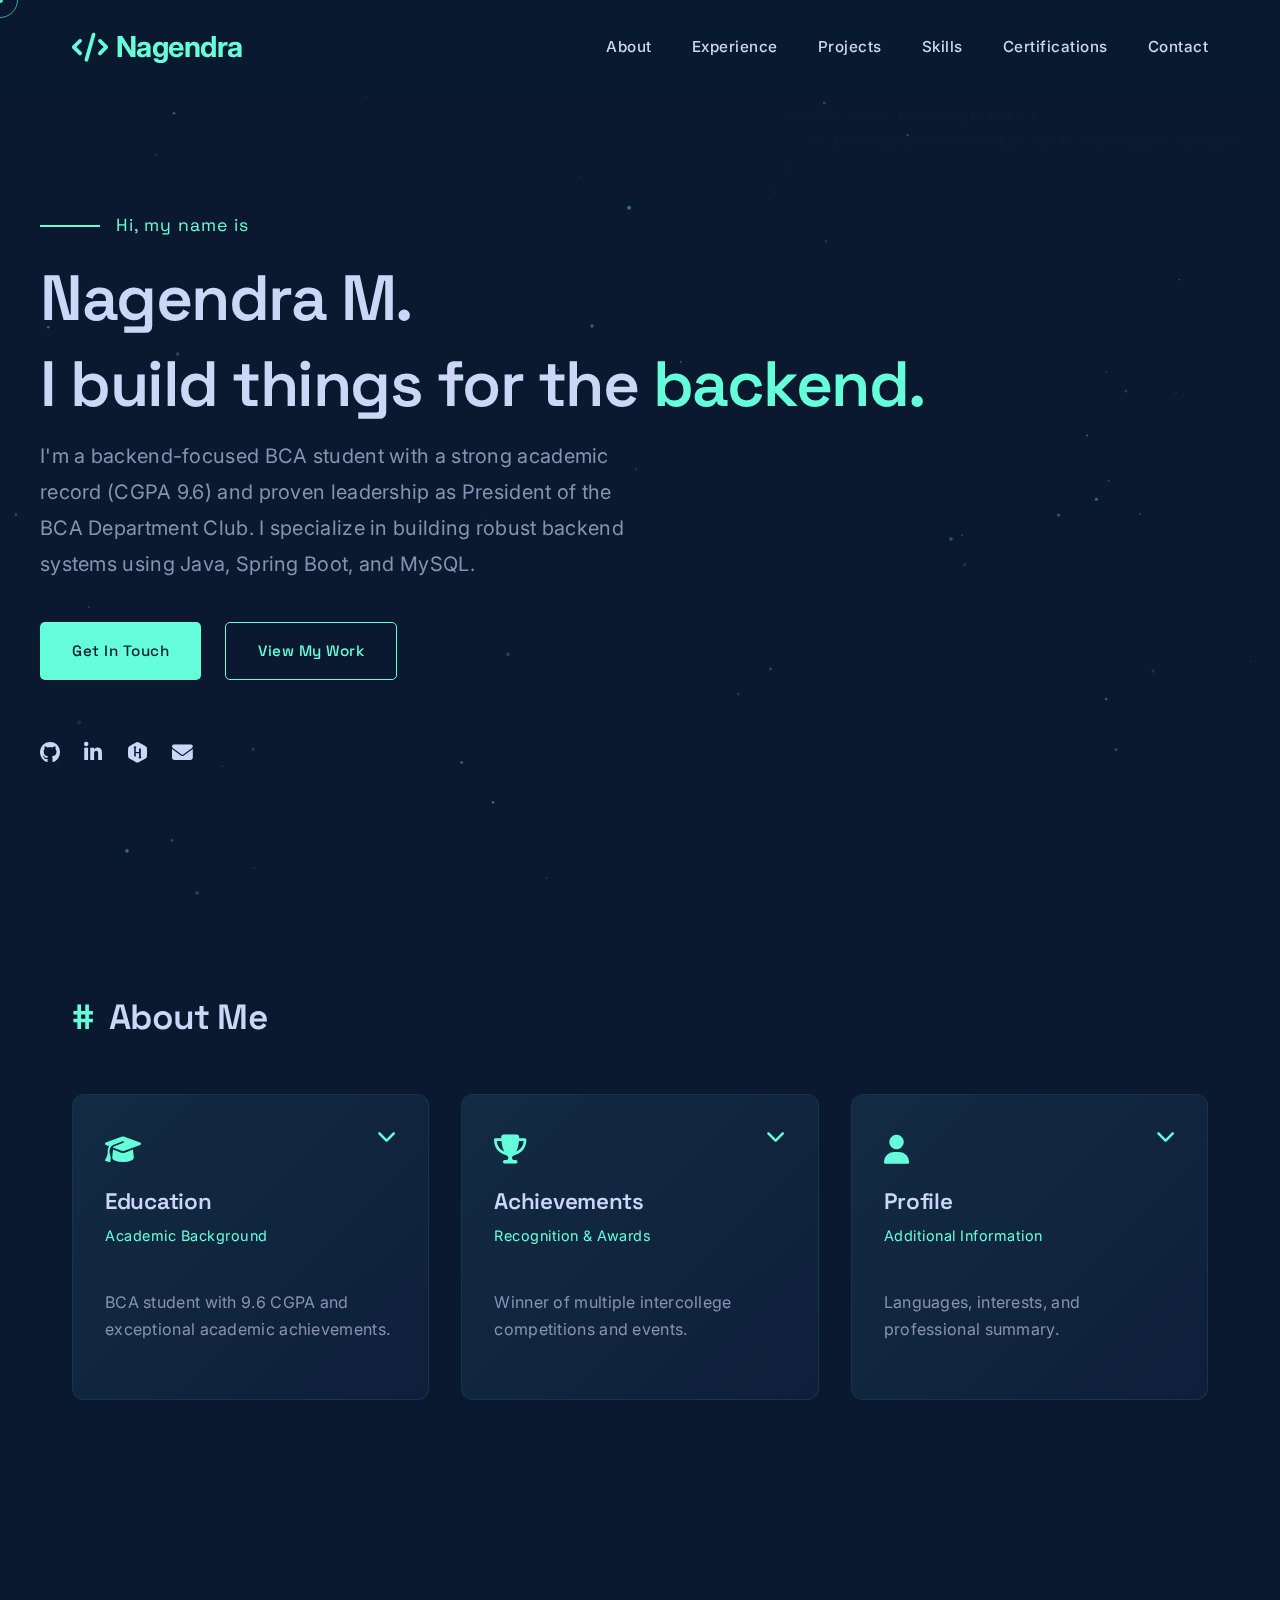
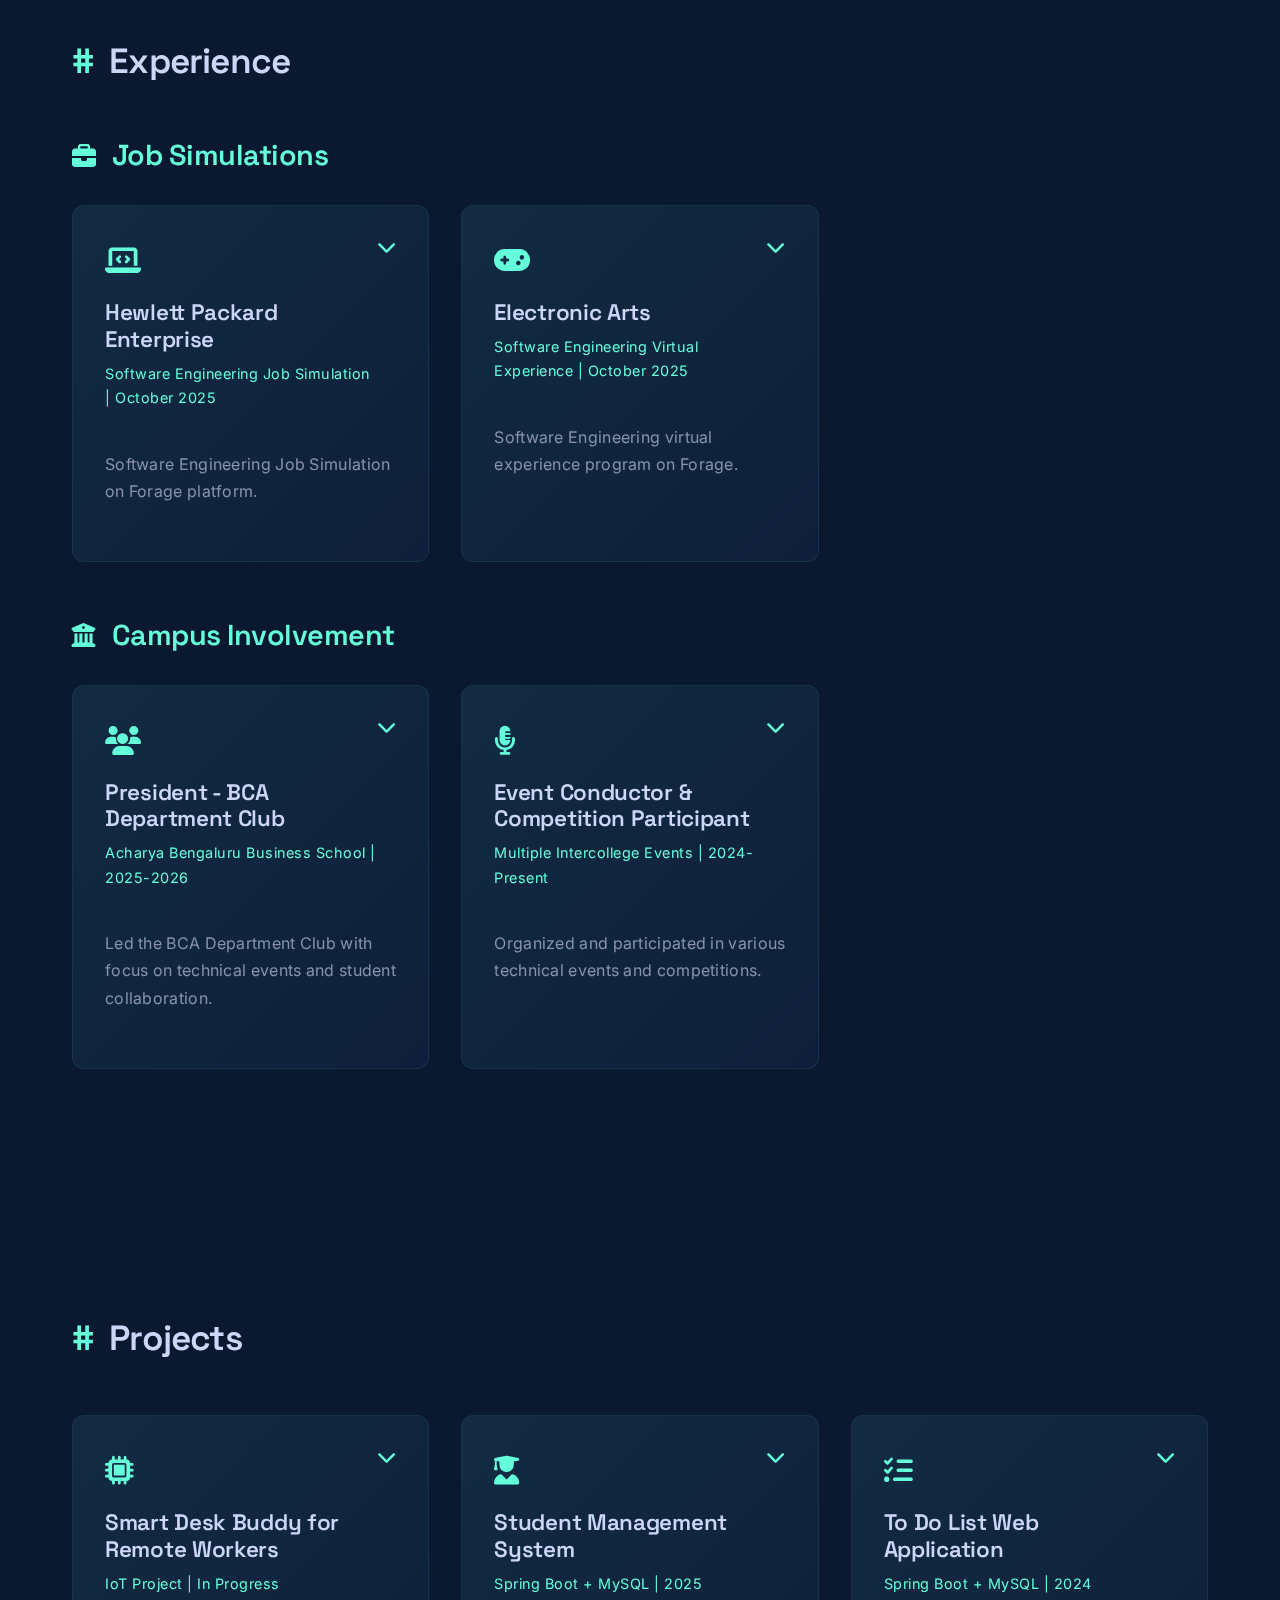
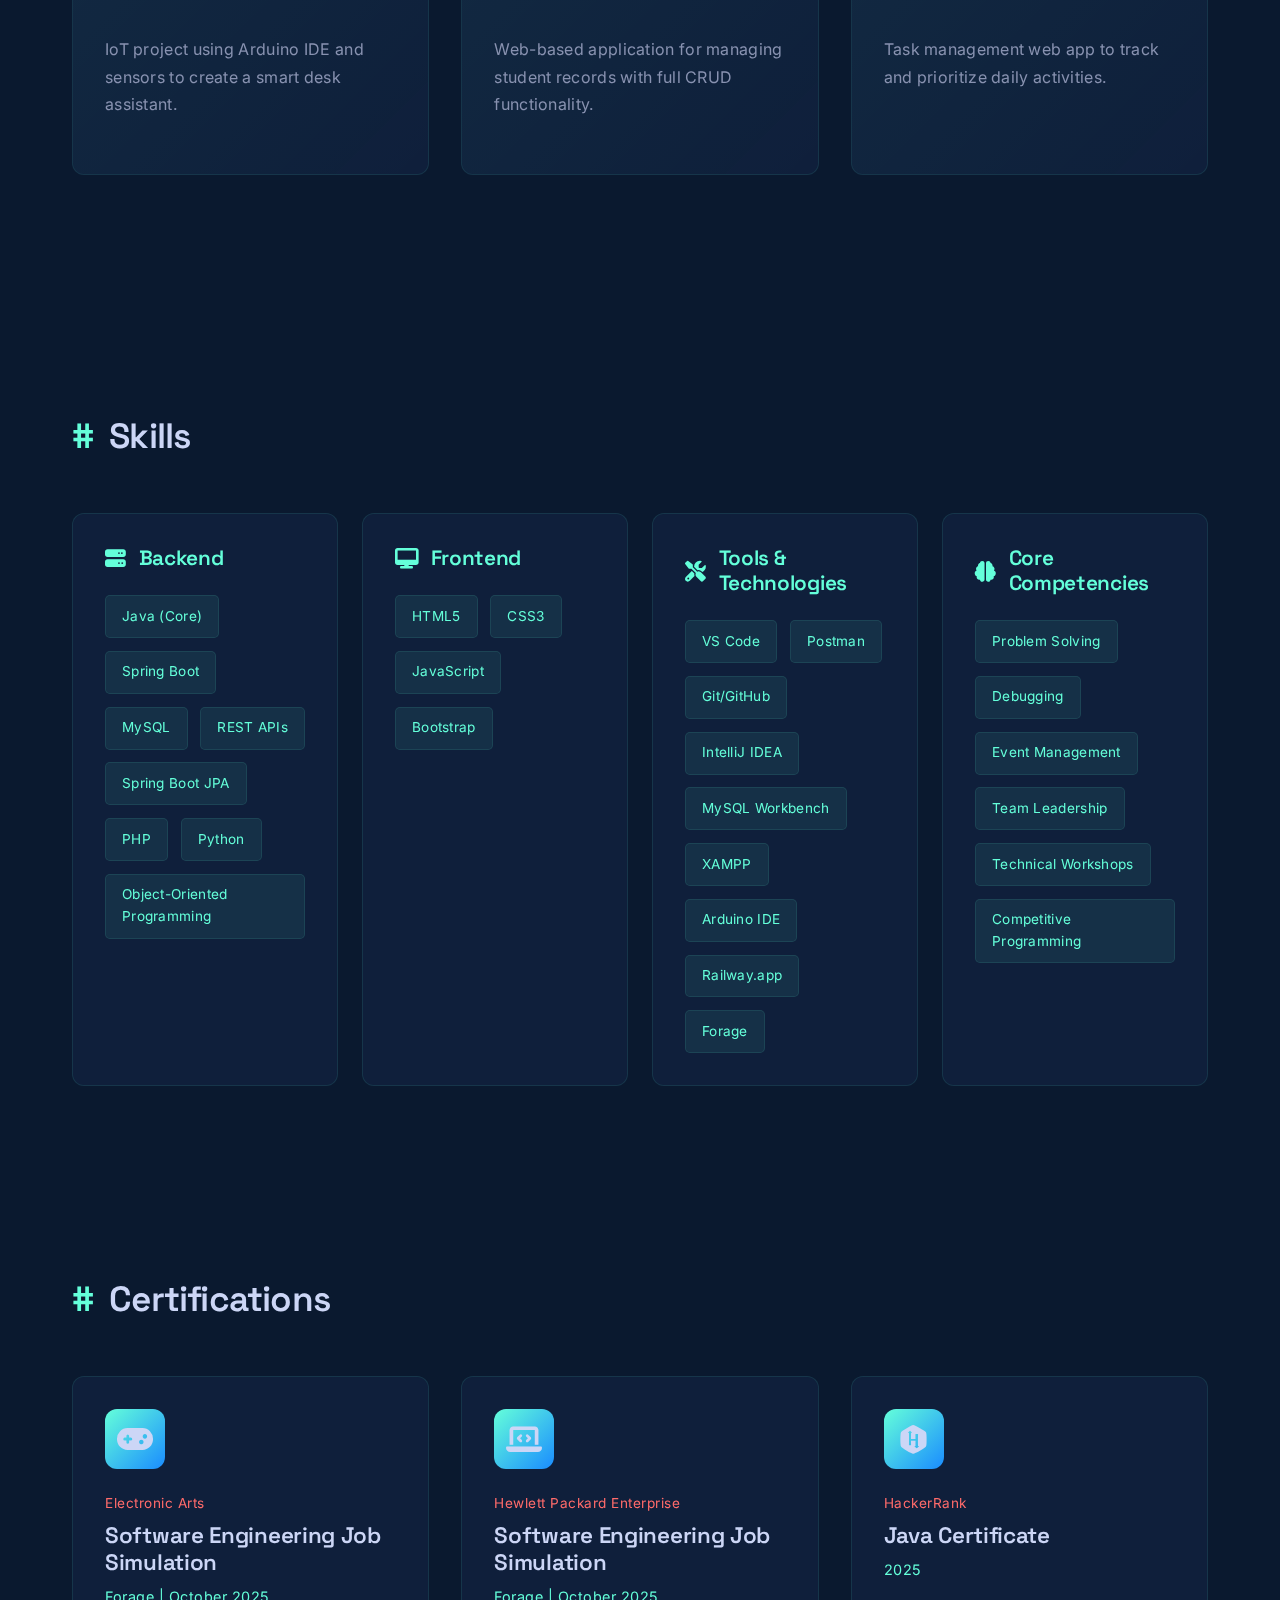
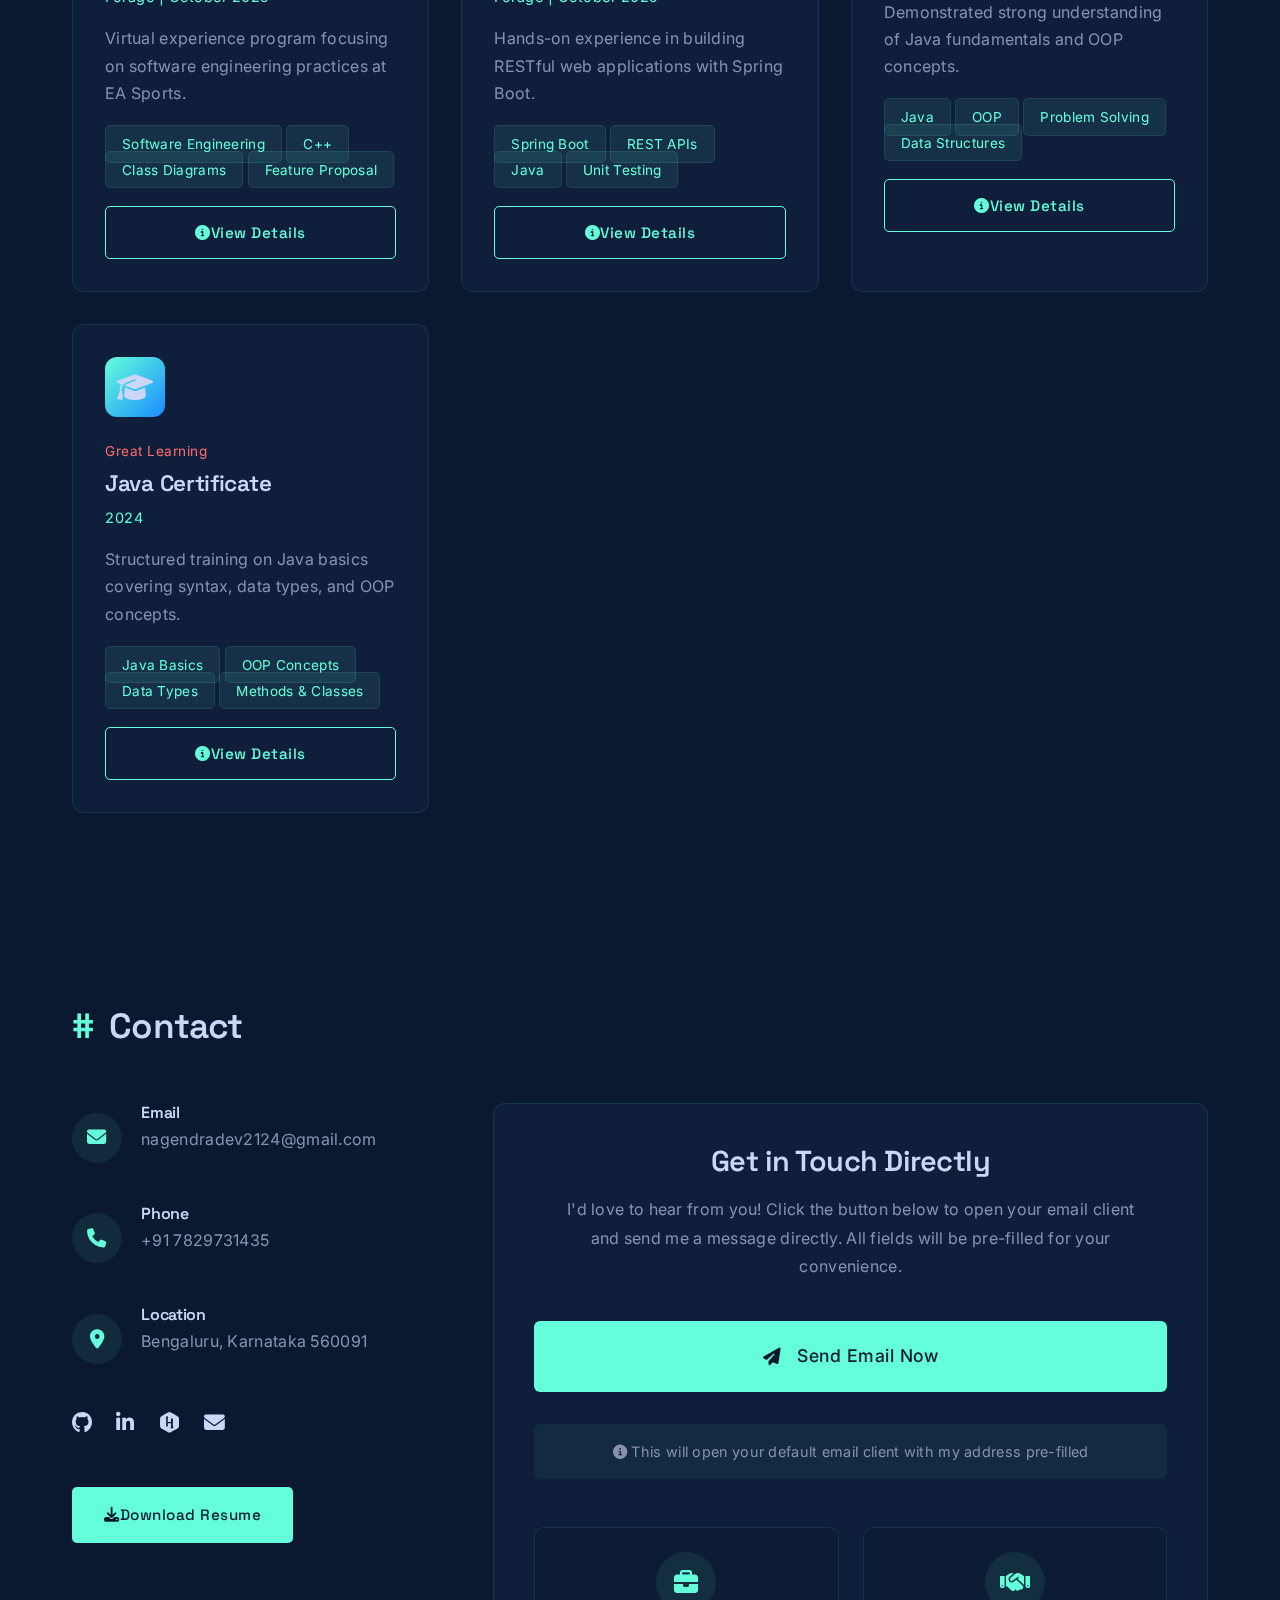
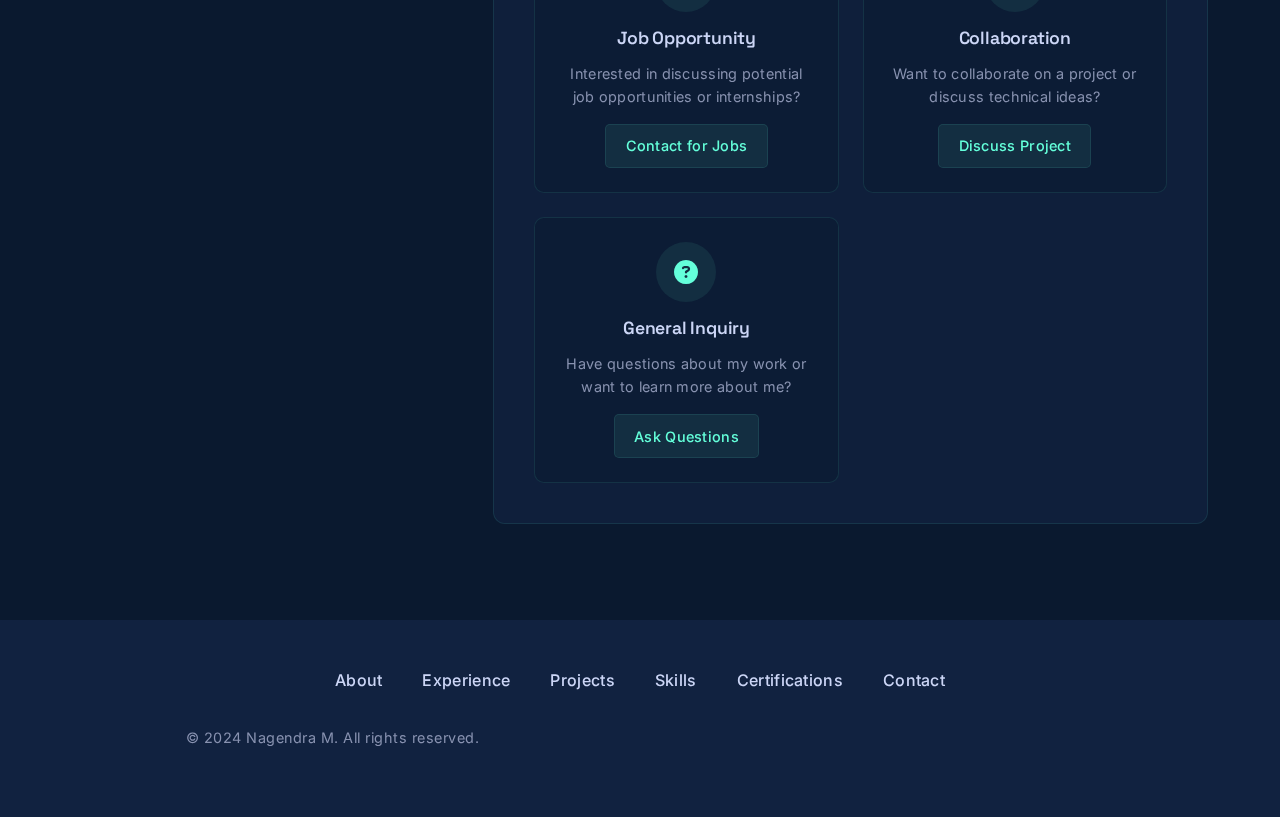
<file: portfolio/index.html>
<!DOCTYPE html>
<html lang="en">
<head>
    <meta charset="UTF-8">
    <meta name="viewport" content="width=device-width, initial-scale=1.0">
    <title>Nagendra M | Backend Developer</title>
    <link rel="stylesheet" href="https://cdnjs.cloudflare.com/ajax/libs/font-awesome/6.4.0/css/all.min.css">
    <link href="https://fonts.googleapis.com/css2?family=Space+Grotesk:wght@300;400;500;600;700&family=Inter:wght@300;400;500;600&display=swap" rel="stylesheet">
    <style>
        :root {
            --primary: #0a192f;
            --secondary: #112240;
            --accent: #64ffda;
            --accent-secondary: #ff6b6b;
            --text-primary: #ccd6f6;
            --text-secondary: #8892b0;
            --light-bg: #233554;
            --card-bg: rgba(17, 34, 64, 0.7);
            --gradient: linear-gradient(135deg, #0a192f 0%, #112240 100%);
            --shadow: 0 10px 30px rgba(0, 0, 0, 0.3);
        }
        
        * {
            margin: 0;
            padding: 0;
            box-sizing: border-box;
        }
        
        html {
            scroll-behavior: smooth;
        }
        
        body {
            font-family: 'Inter', sans-serif;
            background-color: var(--primary);
            color: var(--text-primary);
            line-height: 1.6;
            overflow-x: hidden;
            cursor: none;
            letter-spacing: 0.3px;
            font-weight: 400;
            text-rendering: optimizeLegibility;
            -webkit-font-smoothing: antialiased;
            -moz-osx-font-smoothing: grayscale;
        }
        
        /* Professional Cursor System */
        .cursor-dot {
            width: 6px;
            height: 6px;
            background-color: var(--accent);
            border-radius: 50%;
            position: fixed;
            pointer-events: none;
            z-index: 9999;
            transform: translate(-50%, -50%);
            transition: width 0.15s ease, height 0.15s ease, background-color 0.15s ease;
            mix-blend-mode: difference;
        }
        
        .cursor-outline {
            width: 36px;
            height: 36px;
            border: 1.5px solid var(--accent);
            border-radius: 50%;
            position: fixed;
            pointer-events: none;
            z-index: 9998;
            transform: translate(-50%, -50%);
            transition: all 0.2s cubic-bezier(0.175, 0.885, 0.32, 1.275);
            mix-blend-mode: difference;
            opacity: 0.7;
        }
        
        /* Cursor effects on hover */
        .cursor-hover .cursor-dot {
            width: 8px;
            height: 8px;
            background-color: var(--accent-secondary);
        }
        
        .cursor-hover .cursor-outline {
            width: 50px;
            height: 50px;
            border-color: var(--accent-secondary);
            border-width: 1.5px;
            opacity: 0.8;
        }
        
        .cursor-click .cursor-outline {
            transform: translate(-50%, -50%) scale(0.85);
        }
        
        /* Typography Refinements */
        h1, h2, h3, h4, h5, h6 {
            font-family: 'Space Grotesk', sans-serif;
            font-weight: 600;
            letter-spacing: -0.5px;
            line-height: 1.2;
        }
        
        h1 {
            line-height: 1.1;
        }
        
        p {
            line-height: 1.7;
            margin-bottom: 1.2rem;
            max-width: 65ch;
        }
        
        /* Navigation */
        .navbar {
            position: fixed;
            top: 0;
            width: 100%;
            background-color: rgba(10, 25, 47, 0.95);
            backdrop-filter: blur(10px);
            z-index: 1000;
            padding: 1.5rem 0;
            transition: all 0.3s ease;
        }
        
        .nav-container {
            max-width: 1200px;
            margin: 0 auto;
            display: flex;
            justify-content: space-between;
            align-items: center;
            padding: 0 2rem;
        }
        
        .logo {
            font-size: 1.8rem;
            font-weight: 700;
            color: var(--accent);
            text-decoration: none;
            display: flex;
            align-items: center;
            cursor: pointer;
            letter-spacing: -0.5px;
        }
        
        .logo i {
            margin-right: 0.5rem;
        }
        
        .nav-links {
            display: flex;
            list-style: none;
        }
        
        .nav-links li {
            margin-left: 2.5rem;
        }
        
        .nav-links a {
            color: var(--text-primary);
            text-decoration: none;
            font-weight: 500;
            font-size: 0.95rem;
            transition: all 0.3s;
            position: relative;
            padding: 0.5rem 0;
            cursor: pointer;
            letter-spacing: 0.5px;
        }
        
        .nav-links a:hover {
            color: var(--accent);
        }
        
        .nav-links a::after {
            content: '';
            position: absolute;
            width: 0;
            height: 1.5px;
            background: var(--accent);
            bottom: 0;
            left: 0;
            transition: width 0.3s ease;
        }
        
        .nav-links a:hover::after {
            width: 100%;
        }
        
        /* Hero Section */
        .hero {
            min-height: 100vh;
            display: flex;
            align-items: center;
            padding: 0 2rem;
            position: relative;
            overflow: hidden;
        }
        
        .hero-container {
            max-width: 1200px;
            margin: 0 auto;
            width: 100%;
            padding-top: 5rem;
        }
        
        .hero-content {
            max-width: 700px;
        }
        
        .hero-subtitle {
            color: var(--accent);
            font-family: 'Space Grotesk', sans-serif;
            font-size: 1.1rem;
            margin-bottom: 1.5rem;
            display: flex;
            align-items: center;
            letter-spacing: 1px;
        }
        
        .hero-subtitle::before {
            content: '';
            width: 60px;
            height: 1.5px;
            background-color: var(--accent);
            margin-right: 1rem;
        }
        
        .hero-title {
            font-size: clamp(2.5rem, 5vw, 4.5rem);
            margin-bottom: 1.2rem;
            line-height: 1.05;
            letter-spacing: -1.5px;
        }
        
        .hero-title span {
            color: var(--accent);
        }
        
        .hero-description {
            color: var(--text-secondary);
            font-size: 1.25rem;
            margin-bottom: 2.5rem;
            max-width: 600px;
            line-height: 1.8;
        }
        
        .hero-buttons {
            display: flex;
            gap: 1.5rem;
            margin-bottom: 3.5rem;
        }
        
        .btn {
            padding: 1rem 2rem;
            border-radius: 5px;
            font-weight: 500;
            text-decoration: none;
            transition: all 0.3s ease;
            display: inline-flex;
            align-items: center;
            justify-content: center;
            cursor: pointer;
            border: none;
            font-family: 'Space Grotesk', sans-serif;
            letter-spacing: 0.5px;
            font-size: 0.95rem;
        }
        
        .btn-primary {
            background-color: var(--accent);
            color: var(--primary);
        }
        
        .btn-primary:hover {
            transform: translateY(-3px);
            box-shadow: 0 10px 20px rgba(100, 255, 218, 0.2);
        }
        
        .btn-secondary {
            background-color: transparent;
            color: var(--accent);
            border: 1.5px solid var(--accent);
        }
        
        .btn-secondary:hover {
            background-color: rgba(100, 255, 218, 0.1);
            transform: translateY(-3px);
        }
        
        .social-links {
            display: flex;
            gap: 1.5rem;
        }
        
        .social-link {
            color: var(--text-primary);
            font-size: 1.3rem;
            transition: all 0.3s ease;
        }
        
        .social-link:hover {
            color: var(--accent);
            transform: translateY(-3px);
        }
        
        /* Sections */
        .section {
            padding: 6rem 2rem;
            max-width: 1200px;
            margin: 0 auto;
        }
        
        .section-title {
            font-size: 2.2rem;
            margin-bottom: 3.5rem;
            display: flex;
            align-items: center;
            letter-spacing: -0.8px;
        }
        
        .section-title span {
            color: var(--accent);
            margin-right: 1rem;
        }
        
        /* Interactive Cards */
        .card-container {
            display: grid;
            grid-template-columns: repeat(auto-fill, minmax(300px, 1fr));
            gap: 2rem;
            margin-bottom: 3rem;
        }
        
        .card {
            background-color: var(--card-bg);
            border-radius: 12px;
            padding: 2rem;
            transition: all 0.3s ease;
            cursor: pointer;
            border: 1.5px solid rgba(100, 255, 218, 0.1);
            position: relative;
            overflow: hidden;
        }
        
        .card::before {
            content: '';
            position: absolute;
            top: 0;
            left: 0;
            width: 100%;
            height: 100%;
            background: linear-gradient(135deg, rgba(100, 255, 218, 0.05) 0%, transparent 100%);
            z-index: 0;
        }
        
        .card:hover {
            transform: translateY(-8px);
            box-shadow: var(--shadow);
            border-color: rgba(100, 255, 218, 0.25);
        }
        
        .card-header {
            display: flex;
            justify-content: space-between;
            align-items: flex-start;
            margin-bottom: 1.5rem;
            position: relative;
            z-index: 1;
        }
        
        .card-icon {
            color: var(--accent);
            font-size: 1.8rem;
            margin-bottom: 1rem;
        }
        
        .card-title {
            font-size: 1.4rem;
            margin-bottom: 0.5rem;
            letter-spacing: -0.3px;
        }
        
        .card-subtitle {
            color: var(--accent);
            font-size: 0.9rem;
            margin-bottom: 1rem;
            letter-spacing: 0.5px;
        }
        
        .card-summary {
            color: var(--text-secondary);
            margin-bottom: 1.5rem;
            line-height: 1.7;
            position: relative;
            z-index: 1;
        }
        
        .card-details {
            max-height: 0;
            overflow: hidden;
            transition: max-height 0.5s cubic-bezier(0.4, 0, 0.2, 1);
            position: relative;
            z-index: 1;
        }
        
        .card-details.expanded {
            max-height: 800px;
            margin-top: 1.5rem;
        }
        
        .card-details-content {
            padding-top: 1.5rem;
            border-top: 1.5px solid rgba(136, 146, 176, 0.2);
        }
        
        .detail-list {
            list-style: none;
        }
        
        .detail-list li {
            margin-bottom: 0.8rem;
            color: var(--text-secondary);
            display: flex;
            align-items: flex-start;
            line-height: 1.6;
            padding-left: 0.5rem;
        }
        
        .detail-list i {
            color: var(--accent);
            margin-right: 0.8rem;
            margin-top: 0.2rem;
            flex-shrink: 0;
        }
        
        .toggle-icon {
            color: var(--accent);
            font-size: 1.2rem;
            transition: transform 0.3s ease;
            cursor: pointer;
        }
        
        .toggle-icon.expanded {
            transform: rotate(180deg);
        }
        
        /* Certifications Section */
        .cert-grid {
            display: grid;
            grid-template-columns: repeat(auto-fill, minmax(350px, 1fr));
            gap: 2rem;
        }
        
        .cert-card {
            background-color: var(--card-bg);
            border-radius: 12px;
            padding: 2rem;
            border: 1.5px solid rgba(100, 255, 218, 0.1);
            transition: all 0.3s ease;
        }
        
        .cert-card:hover {
            transform: translateY(-5px);
            border-color: rgba(100, 255, 218, 0.25);
            box-shadow: var(--shadow);
        }
        
        .cert-badge {
            width: 60px;
            height: 60px;
            background: linear-gradient(135deg, var(--accent) 0%, #1a8cff 100%);
            border-radius: 12px;
            display: flex;
            align-items: center;
            justify-content: center;
            margin-bottom: 1.5rem;
            font-size: 1.8rem;
        }
        
        .cert-provider {
            color: var(--accent-secondary);
            font-size: 0.85rem;
            margin-bottom: 0.5rem;
            display: block;
            letter-spacing: 0.5px;
        }
        
        /* Skills */
        .skills-container {
            display: grid;
            grid-template-columns: repeat(auto-fill, minmax(250px, 1fr));
            gap: 1.5rem;
        }
        
        .skill-category {
            background-color: var(--card-bg);
            border-radius: 12px;
            padding: 2rem;
            border: 1.5px solid rgba(100, 255, 218, 0.1);
        }
        
        .skill-category h3 {
            color: var(--accent);
            margin-bottom: 1.5rem;
            font-size: 1.3rem;
            display: flex;
            align-items: center;
            letter-spacing: -0.3px;
        }
        
        .skill-category h3 i {
            margin-right: 0.8rem;
        }
        
        .skill-list {
            display: flex;
            flex-wrap: wrap;
            gap: 0.8rem;
        }
        
        .skill-tag {
            background-color: rgba(100, 255, 218, 0.08);
            color: var(--accent);
            padding: 0.6rem 1rem;
            border-radius: 5px;
            font-size: 0.85rem;
            transition: all 0.3s ease;
            border: 1px solid rgba(100, 255, 218, 0.1);
            letter-spacing: 0.3px;
        }
        
        .skill-tag:hover {
            background-color: rgba(100, 255, 218, 0.15);
            transform: translateY(-2px);
            border-color: rgba(100, 255, 218, 0.3);
        }
        
        /* Contact Section */
        .contact-container {
            display: grid;
            grid-template-columns: 1fr 2fr;
            gap: 4rem;
        }
        
        .contact-info {
            display: flex;
            flex-direction: column;
            gap: 2rem;
        }
        
        .contact-item {
            display: flex;
            align-items: center;
            gap: 1.2rem;
        }
        
        .contact-icon {
            width: 50px;
            height: 50px;
            background-color: rgba(100, 255, 218, 0.08);
            border-radius: 50%;
            display: flex;
            align-items: center;
            justify-content: center;
            color: var(--accent);
            font-size: 1.2rem;
            flex-shrink: 0;
        }
        
        .contact-text h4 {
            margin-bottom: 0.3rem;
            letter-spacing: -0.3px;
        }
        
        .contact-text p {
            color: var(--text-secondary);
            line-height: 1.6;
        }
        
        /* Direct Email Section */
        .direct-email-section {
            background-color: var(--card-bg);
            border-radius: 12px;
            padding: 2.5rem;
            border: 1.5px solid rgba(100, 255, 218, 0.1);
            display: flex;
            flex-direction: column;
            align-items: center;
            text-align: center;
        }
        
        .direct-email-title {
            font-size: 1.8rem;
            margin-bottom: 1rem;
            color: var(--text-primary);
            letter-spacing: -0.5px;
        }
        
        .direct-email-subtitle {
            color: var(--text-secondary);
            margin-bottom: 2.5rem;
            line-height: 1.8;
            max-width: 90%;
        }
        
        .direct-email-btn {
            background-color: var(--accent);
            color: var(--primary);
            padding: 1.2rem 2.5rem;
            border-radius: 6px;
            font-size: 1.1rem;
            font-weight: 500;
            text-decoration: none;
            display: inline-flex;
            align-items: center;
            gap: 1rem;
            transition: all 0.3s ease;
            border: 2px solid transparent;
            width: 100%;
            justify-content: center;
            margin-bottom: 2rem;
            letter-spacing: 0.5px;
        }
        
        .direct-email-btn:hover {
            background-color: transparent;
            color: var(--accent);
            border-color: var(--accent);
            transform: translateY(-4px);
            box-shadow: 0 12px 25px rgba(100, 255, 218, 0.15);
        }
        
        .email-helper-text {
            color: var(--text-secondary);
            font-size: 0.9rem;
            margin-bottom: 2rem;
            padding: 1rem;
            background-color: rgba(100, 255, 218, 0.05);
            border-radius: 6px;
            width: 100%;
            line-height: 1.6;
        }
        
        /* Contact Methods Grid */
        .contact-methods {
            display: grid;
            grid-template-columns: repeat(auto-fit, minmax(250px, 1fr));
            gap: 1.5rem;
            width: 100%;
            margin-top: 1rem;
        }
        
        .contact-method-card {
            background-color: rgba(10, 25, 47, 0.5);
            border-radius: 10px;
            padding: 1.5rem;
            border: 1.5px solid rgba(100, 255, 218, 0.1);
            transition: all 0.3s ease;
            text-align: center;
        }
        
        .contact-method-card:hover {
            transform: translateY(-4px);
            border-color: rgba(100, 255, 218, 0.25);
            box-shadow: 0 8px 20px rgba(0, 0, 0, 0.15);
        }
        
        .method-icon {
            width: 60px;
            height: 60px;
            background-color: rgba(100, 255, 218, 0.08);
            border-radius: 50%;
            display: flex;
            align-items: center;
            justify-content: center;
            margin: 0 auto 1rem;
            color: var(--accent);
            font-size: 1.5rem;
        }
        
        .method-title {
            font-size: 1.1rem;
            margin-bottom: 0.8rem;
            color: var(--text-primary);
            letter-spacing: -0.2px;
        }
        
        .method-description {
            color: var(--text-secondary);
            margin-bottom: 1rem;
            line-height: 1.6;
            font-size: 0.9rem;
        }
        
        .method-action {
            display: inline-block;
            padding: 0.6rem 1.2rem;
            background-color: rgba(100, 255, 218, 0.08);
            color: var(--accent);
            border-radius: 5px;
            text-decoration: none;
            font-weight: 500;
            font-size: 0.9rem;
            transition: all 0.3s ease;
            cursor: pointer;
            border: 1px solid rgba(100, 255, 218, 0.1);
            letter-spacing: 0.3px;
        }
        
        .method-action:hover {
            background-color: rgba(100, 255, 218, 0.15);
            transform: translateY(-2px);
            border-color: rgba(100, 255, 218, 0.3);
        }
        
        /* Footer */
        footer {
            background-color: var(--secondary);
            padding: 3rem 2rem;
            text-align: center;
        }
        
        .footer-container {
            max-width: 1200px;
            margin: 0 auto;
        }
        
        .footer-links {
            display: flex;
            justify-content: center;
            gap: 2.5rem;
            margin-bottom: 2rem;
            flex-wrap: wrap;
        }
        
        .footer-links a {
            color: var(--text-primary);
            text-decoration: none;
            transition: color 0.3s;
            font-weight: 500;
            letter-spacing: 0.3px;
        }
        
        .footer-links a:hover {
            color: var(--accent);
        }
        
        .copyright {
            color: var(--text-secondary);
            font-size: 0.9rem;
            letter-spacing: 0.5px;
        }
        
        /* Responsive */
        @media (max-width: 768px) {
            .nav-container {
                flex-direction: column;
                gap: 1.5rem;
            }
            
            .nav-links {
                width: 100%;
                justify-content: center;
                flex-wrap: wrap;
            }
            
            .nav-links li {
                margin: 0 1rem;
            }
            
            .hero-buttons {
                flex-direction: column;
                align-items: flex-start;
            }
            
            .card-container, .cert-grid {
                grid-template-columns: 1fr;
            }
            
            .contact-container {
                grid-template-columns: 1fr;
                gap: 2rem;
            }
            
            .section {
                padding: 4rem 1.5rem;
            }
            
            .contact-methods {
                grid-template-columns: 1fr;
            }
            
            .hero-description {
                font-size: 1.1rem;
                line-height: 1.7;
            }
            
            /* Hide cursor on mobile */
            .cursor-dot, .cursor-outline {
                display: none;
            }
            
            body {
                cursor: auto;
            }
        }
        
        /* Animations */
        @keyframes fadeInUp {
            from {
                opacity: 0;
                transform: translateY(30px);
            }
            to {
                opacity: 1;
                transform: translateY(0);
            }
        }
        
        @keyframes fadeIn {
            from {
                opacity: 0;
            }
            to {
                opacity: 1;
            }
        }
        
        @keyframes spin {
            to {
                transform: rotate(360deg);
            }
        }
        
        .fade-in {
            animation: fadeInUp 0.8s ease forwards;
        }
        
        /* Particle Background */
        .particles {
            position: fixed;
            top: 0;
            left: 0;
            width: 100%;
            height: 100%;
            z-index: -1;
            pointer-events: none;
        }
        
        /* Code Background Effect */
        .code-bg {
            position: absolute;
            top: 0;
            right: 0;
            width: 40%;
            height: 100%;
            opacity: 0.03;
            overflow: hidden;
            z-index: -1;
            font-family: 'Monaco', 'Consolas', monospace;
            font-size: 0.9rem;
            line-height: 1.8;
            letter-spacing: 0.5px;
        }
        
        .code-line {
            font-family: monospace;
            color: var(--accent);
            white-space: pre;
            opacity: 0.5;
        }
        
        /* Experience Category Badges */
        .exp-category {
            margin-bottom: 3.5rem;
        }
        
        .exp-category-title {
            font-size: 1.8rem;
            color: var(--accent);
            margin-bottom: 2rem;
            display: flex;
            align-items: center;
            gap: 1rem;
            letter-spacing: -0.5px;
        }
        
        .exp-category-title i {
            font-size: 1.5rem;
        }
        
        /* Modal for Certificate Details */
        .modal {
            display: none;
            position: fixed;
            top: 0;
            left: 0;
            width: 100%;
            height: 100%;
            background-color: rgba(10, 25, 47, 0.95);
            z-index: 1001;
            justify-content: center;
            align-items: center;
            padding: 2rem;
        }
        
        .modal-content {
            background-color: var(--secondary);
            border-radius: 12px;
            padding: 3rem;
            max-width: 800px;
            width: 100%;
            max-height: 80vh;
            overflow-y: auto;
            position: relative;
            border: 1.5px solid rgba(100, 255, 218, 0.15);
        }
        
        .modal-close {
            position: absolute;
            top: 1.5rem;
            right: 1.5rem;
            background: none;
            border: none;
            color: var(--text-primary);
            font-size: 1.5rem;
            cursor: pointer;
            transition: color 0.3s;
        }
        
        .modal-close:hover {
            color: var(--accent-secondary);
        }
        
        .modal-header {
            margin-bottom: 2rem;
        }
        
        .modal-title {
            font-size: 2rem;
            color: var(--accent);
            margin-bottom: 0.5rem;
            letter-spacing: -0.8px;
        }
        
        .modal-subtitle {
            color: var(--accent-secondary);
            font-size: 1.1rem;
            letter-spacing: 0.5px;
        }
        
        .modal-body {
            color: var(--text-secondary);
            line-height: 1.8;
        }
        
        .modal-list {
            list-style: none;
            margin: 1.5rem 0;
        }
        
        .modal-list li {
            margin-bottom: 1rem;
            padding-left: 1.5rem;
            position: relative;
            line-height: 1.7;
        }
        
        .modal-list li:before {
            content: "▸";
            color: var(--accent);
            position: absolute;
            left: 0;
            font-size: 0.9rem;
        }
        
        /* Fallback Modal */
        .fallback-modal {
            position: fixed;
            top: 50%;
            left: 50%;
            transform: translate(-50%, -50%);
            background-color: var(--secondary);
            padding: 2rem;
            border-radius: 12px;
            border: 1.5px solid var(--accent);
            z-index: 10000;
            max-width: 500px;
            width: 90%;
            text-align: center;
            box-shadow: var(--shadow);
        }
        
        .fallback-header {
            color: var(--accent);
            margin-bottom: 1rem;
            font-size: 1.5rem;
            letter-spacing: -0.3px;
        }
        
        .fallback-text {
            color: var(--text-secondary);
            margin-bottom: 1.5rem;
            line-height: 1.7;
        }
        
        .email-display {
            background-color: rgba(100, 255, 218, 0.08);
            padding: 1rem;
            border-radius: 6px;
            margin-bottom: 1.5rem;
            word-break: break-all;
            font-family: monospace;
            font-size: 0.9rem;
            border: 1px solid rgba(100, 255, 218, 0.1);
        }
        
        .copy-email-btn {
            background-color: var(--accent);
            color: var(--primary);
            border: none;
            padding: 0.8rem 1.5rem;
            border-radius: 5px;
            cursor: pointer;
            font-weight: 500;
            transition: all 0.3s ease;
            display: inline-flex;
            align-items: center;
            gap: 0.5rem;
            letter-spacing: 0.5px;
        }
        
        .copy-email-btn:hover {
            background-color: transparent;
            color: var(--accent);
            border: 1.5px solid var(--accent);
        }
        
        .close-fallback {
            display: block;
            margin-top: 1rem;
            color: var(--text-secondary);
            cursor: pointer;
            transition: color 0.3s;
            font-size: 0.9rem;
        }
        
        .close-fallback:hover {
            color: var(--accent);
        }
        
        /* Spacing and Layout Refinements */
        .detail-list li div {
            flex: 1;
        }
        
        /* Additional spacing for better readability */
        .card-summary + .card-details {
            margin-top: 0.5rem;
        }
        
        /* Better text contrast for readability */
        .detail-list li strong {
            color: var(--text-primary);
            font-weight: 600;
        }
    </style>
</head>
<body>
    <!-- Professional Cursor -->
    <div class="cursor-dot"></div>
    <div class="cursor-outline"></div>
    
    <!-- Navigation -->
    <nav class="navbar">
        <div class="nav-container">
            <a href="#" class="logo">
                <i class="fas fa-code"></i> Nagendra
            </a>
            <ul class="nav-links">
                <li><a href="#about">About</a></li>
                <li><a href="#experience">Experience</a></li>
                <li><a href="#projects">Projects</a></li>
                <li><a href="#skills">Skills</a></li>
                <li><a href="#certifications">Certifications</a></li>
                <li><a href="#contact">Contact</a></li>
            </ul>
        </div>
    </nav>
    
    <!-- Hero Section -->
    <section class="hero">
        <div class="hero-container fade-in">
            <p class="hero-subtitle">Hi, my name is</p>
            <h1 class="hero-title">Nagendra M.</h1>
            <h1 class="hero-title">I build things for the <span>backend.</span></h1>
            <p class="hero-description">
                I'm a backend-focused BCA student with a strong academic record (CGPA 9.6) and proven leadership as President of the BCA Department Club. I specialize in building robust backend systems using Java, Spring Boot, and MySQL.
            </p>
            <div class="hero-buttons">
                <a href="#contact" class="btn btn-primary">Get In Touch</a>
                <a href="#projects" class="btn btn-secondary">View My Work</a>
            </div>
            <div class="social-links">
                <a href="https://github.com/NagendraM18" target="_blank" class="social-link">
                    <i class="fab fa-github"></i>
                </a>
                <a href="https://www.linkedin.com/in/nagendra-m-904a02284/" target="_blank" class="social-link">
                    <i class="fab fa-linkedin-in"></i>
                </a>
                <a href="https://www.hackerrank.com/profile/nagendramgowda21" target="_blank" class="social-link">
                    <i class="fab fa-hackerrank"></i>
                </a>
                <a href="mailto:nagendradev2124@gmail.com" class="social-link">
                    <i class="fas fa-envelope"></i>
                </a>
            </div>
        </div>
        
        <!-- Code Background Effect -->
        <div class="code-bg">
            <div class="code-line">public class Portfolio {</div>
            <div class="code-line">  private String name = "Nagendra M";</div>
            <div class="code-line">  private String role = "Backend Developer";</div>
            <div class="code-line">  private String[] skills = {"Java", "Spring Boot", "MySQL"};</div>
            <div class="code-line">  public void showProjects() {</div>
            <div class="code-line">    // Interactive portfolio with expandable details</div>
            <div class="code-line">  }</div>
            <div class="code-line">}</div>
        </div>
    </section>
    
    <!-- About Section -->
    <section id="about" class="section">
        <h2 class="section-title"><span>#</span> About Me</h2>
        <div class="card-container">
            <div class="card" onclick="toggleDetails(this)">
                <div class="card-header">
                    <div>
                        <div class="card-icon"><i class="fas fa-graduation-cap"></i></div>
                        <h3 class="card-title">Education</h3>
                        <p class="card-subtitle">Academic Background</p>
                    </div>
                    <i class="fas fa-chevron-down toggle-icon"></i>
                </div>
                <p class="card-summary">BCA student with 9.6 CGPA and exceptional academic achievements.</p>
                <div class="card-details">
                    <div class="card-details-content">
                        <ul class="detail-list">
                            <li>
                                <i class="fas fa-university"></i>
                                <div>
                                    <strong>Bachelor of Computer Application</strong><br>
                                    Acharya Bengaluru B School (2023-2026)<br>
                                    CGPA: 9.6 (Current)
                                </div>
                            </li>
                            <li>
                                <i class="fas fa-school"></i>
                                <div>
                                    <strong>Pre-University in Commerce</strong><br>
                                    BGS Pre University College (2021-2023)<br>
                                    Percentage: 98% (State Rank 10)
                                </div>
                            </li>
                        </ul>
                    </div>
                </div>
            </div>
            
            <div class="card" onclick="toggleDetails(this)">
                <div class="card-header">
                    <div>
                        <div class="card-icon"><i class="fas fa-trophy"></i></div>
                        <h3 class="card-title">Achievements</h3>
                        <p class="card-subtitle">Recognition & Awards</p>
                    </div>
                    <i class="fas fa-chevron-down toggle-icon"></i>
                </div>
                <p class="card-summary">Winner of multiple intercollege competitions and events.</p>
                <div class="card-details">
                    <div class="card-details-content">
                        <ul class="detail-list">
                            <li><i class="fas fa-medal"></i> Winner - Intercollege Quiz Competition (2025)</li>
                            <li><i class="fas fa-medal"></i> Winner - Intercollege Debugging Contest (2025)</li>
                            <li><i class="fas fa-microphone"></i> Conducted multiple events on emerging technologies</li>
                            <li><i class="fas fa-code"></i> Active participant in intercollege competitions (2024-present)</li>
                            <li><i class="fas fa-star"></i> State Rank 10 in +2 Examinations</li>
                        </ul>
                    </div>
                </div>
            </div>
            
            <div class="card" onclick="toggleDetails(this)">
                <div class="card-header">
                    <div>
                        <div class="card-icon"><i class="fas fa-user"></i></div>
                        <h3 class="card-title">Profile</h3>
                        <p class="card-subtitle">Additional Information</p>
                    </div>
                    <i class="fas fa-chevron-down toggle-icon"></i>
                </div>
                <p class="card-summary">Languages, interests, and professional summary.</p>
                <div class="card-details">
                    <div class="card-details-content">
                        <ul class="detail-list">
                            <li><i class="fas fa-language"></i> <strong>Languages:</strong> English (Professional), Kannada (Native), Hindi (Limited)</li>
                            <li><i class="fas fa-puzzle-piece"></i> <strong>Interests:</strong> Solving problems on HackerRank, Cricket, participating in technical events</li>
                            <li><i class="fas fa-bullseye"></i> <strong>Professional Focus:</strong> Backend development with Java, Spring Boot, and MySQL</li>
                            <li><i class="fas fa-users"></i> <strong>Leadership:</strong> President of BCA Department Club (2025-2026)</li>
                        </ul>
                    </div>
                </div>
            </div>
        </div>
    </section>
    
    <!-- Experience Section -->
    <section id="experience" class="section">
        <h2 class="section-title"><span>#</span> Experience</h2>
        
        <!-- Job Simulations Category -->
        <div class="exp-category">
            <h3 class="exp-category-title">
                <i class="fas fa-briefcase"></i> Job Simulations
            </h3>
            <div class="card-container">
                <div class="card" onclick="toggleDetails(this)">
                    <div class="card-header">
                        <div>
                            <div class="card-icon"><i class="fas fa-laptop-code"></i></div>
                            <h3 class="card-title">Hewlett Packard Enterprise</h3>
                            <p class="card-subtitle">Software Engineering Job Simulation | October 2025</p>
                        </div>
                        <i class="fas fa-chevron-down toggle-icon"></i>
                    </div>
                    <p class="card-summary">Software Engineering Job Simulation on Forage platform.</p>
                    <div class="card-details">
                        <div class="card-details-content">
                            <ul class="detail-list">
                                <li><i class="fas fa-check-circle"></i> Wrote a proposal for a RESTful web service to manage a list of employees</li>
                                <li><i class="fas fa-check-circle"></i> Built a web server application in Java Spring Boot that can accept and respond to HTTP requests</li>
                                <li><i class="fas fa-check-circle"></i> Developed and ran a set of unit tests to assess Java Spring Boot application's performance</li>
                                <li><i class="fas fa-check-circle"></i> Gained hands-on experience in building RESTful web applications and integrating databases using Spring Boot</li>
                                <li><i class="fas fa-check-circle"></i> Implemented support for uploading JSON data to the application</li>
                            </ul>
                        </div>
                    </div>
                </div>
                
                <div class="card" onclick="toggleDetails(this)">
                    <div class="card-header">
                        <div>
                            <div class="card-icon"><i class="fas fa-gamepad"></i></div>
                            <h3 class="card-title">Electronic Arts</h3>
                            <p class="card-subtitle">Software Engineering Virtual Experience | October 2025</p>
                        </div>
                        <i class="fas fa-chevron-down toggle-icon"></i>
                    </div>
                    <p class="card-summary">Software Engineering virtual experience program on Forage.</p>
                    <div class="card-details">
                        <div class="card-details-content">
                            <ul class="detail-list">
                                <li><i class="fas fa-check-circle"></i> Proposed a new feature for EA Sports College Football and wrote a Feature Proposal describing it to stakeholders</li>
                                <li><i class="fas fa-check-circle"></i> Built a class diagram and created a header file in C++ with class definitions for each object</li>
                                <li><i class="fas fa-check-circle"></i> Patched a bugfix and optimized the EA Sports College Football codebase by implementing an improved data structure</li>
                                <li><i class="fas fa-check-circle"></i> Gained knowledge of designing class diagrams and adding new features to existing projects</li>
                                <li><i class="fas fa-check-circle"></i> Learned to communicate technical proposals effectively to different stakeholders</li>
                            </ul>
                        </div>
                    </div>
                </div>
            </div>
        </div>
        
        <!-- Campus Involvement Category -->
        <div class="exp-category">
            <h3 class="exp-category-title">
                <i class="fas fa-university"></i> Campus Involvement
            </h3>
            <div class="card-container">
                <div class="card" onclick="toggleDetails(this)">
                    <div class="card-header">
                        <div>
                            <div class="card-icon"><i class="fas fa-users"></i></div>
                            <h3 class="card-title">President - BCA Department Club</h3>
                            <p class="card-subtitle">Acharya Bengaluru Business School | 2025-2026</p>
                        </div>
                        <i class="fas fa-chevron-down toggle-icon"></i>
                    </div>
                    <p class="card-summary">Led the BCA Department Club with focus on technical events and student collaboration.</p>
                    <div class="card-details">
                        <div class="card-details-content">
                            <ul class="detail-list">
                                <li><i class="fas fa-check-circle"></i> Directed departmental programs, including intercollegiate coding competitions and hands-on technical workshops</li>
                                <li><i class="fas fa-check-circle"></i> Facilitated collaboration among students to plan, organize, and execute academic and technical events</li>
                                <li><i class="fas fa-check-circle"></i> Organized and hosted debugging competitions with 100+ participants</li>
                                <li><i class="fas fa-check-circle"></i> Designed problem statements and scoring criteria for coding challenges</li>
                                <li><i class="fas fa-check-circle"></i> Guided and trained junior students in advanced debugging techniques and competitive programming strategies</li>
                            </ul>
                        </div>
                    </div>
                </div>
                
                <div class="card" onclick="toggleDetails(this)">
                    <div class="card-header">
                        <div>
                            <div class="card-icon"><i class="fas fa-microphone-alt"></i></div>
                            <h3 class="card-title">Event Conductor & Competition Participant</h3>
                            <p class="card-subtitle">Multiple Intercollege Events | 2024-Present</p>
                        </div>
                        <i class="fas fa-chevron-down toggle-icon"></i>
                    </div>
                    <p class="card-summary">Organized and participated in various technical events and competitions.</p>
                    <div class="card-details">
                        <div class="card-details-content">
                            <ul class="detail-list">
                                <li><i class="fas fa-check-circle"></i> Organized and hosted debugging competitions with 100+ participants</li>
                                <li><i class="fas fa-check-circle"></i> Designed problem statements and scoring criteria for coding challenges</li>
                                <li><i class="fas fa-check-circle"></i> Guided and trained junior students in advanced debugging techniques</li>
                                <li><i class="fas fa-check-circle"></i> Engaged in multiple hackathons and intercollegiate technical contests</li>
                                <li><i class="fas fa-check-circle"></i> Applied problem-solving and teamwork skills in real-world scenarios</li>
                                <li><i class="fas fa-check-circle"></i> Participated in many intercollege competitions (2024-present)</li>
                            </ul>
                        </div>
                    </div>
                </div>
            </div>
        </div>
    </section>
    
    <!-- Projects Section -->
    <section id="projects" class="section">
        <h2 class="section-title"><span>#</span> Projects</h2>
        <div class="card-container">
            <div class="card" onclick="toggleDetails(this)">
                <div class="card-header">
                    <div>
                        <div class="card-icon"><i class="fas fa-microchip"></i></div>
                        <h3 class="card-title">Smart Desk Buddy for Remote Workers</h3>
                        <p class="card-subtitle">IoT Project | In Progress</p>
                    </div>
                    <i class="fas fa-chevron-down toggle-icon"></i>
                </div>
                <p class="card-summary">IoT project using Arduino IDE and sensors to create a smart desk assistant.</p>
                <div class="card-details">
                    <div class="card-details-content">
                        <ul class="detail-list">
                            <li><i class="fas fa-cog"></i> <strong>Technology:</strong> Arduino IDE, Sensors, IoT Components</li>
                            <li><i class="fas fa-bullseye"></i> <strong>Objective:</strong> Create a smart desk assistant for remote workers to improve productivity and ergonomics</li>
                            <li><i class="fas fa-lightbulb"></i> <strong>Features:</strong> Automated lighting, posture monitoring, task reminders, environmental monitoring</li>
                            <li><i class="fas fa-code"></i> <strong>Status:</strong> Currently in development phase</li>
                            <li><i class="fas fa-tools"></i> <strong>Tools:</strong> Building with help of AI using Arduino IDE and sensors</li>
                        </ul>
                        <div style="margin-top: 1.5rem;">
                            <span class="skill-tag">IoT</span>
                            <span class="skill-tag">Arduino</span>
                            <span class="skill-tag">Sensors</span>
                            <span class="skill-tag">Embedded Systems</span>
                            <span class="skill-tag">AI Integration</span>
                        </div>
                    </div>
                </div>
            </div>
            
            <div class="card" onclick="toggleDetails(this)">
                <div class="card-header">
                    <div>
                        <div class="card-icon"><i class="fas fa-user-graduate"></i></div>
                        <h3 class="card-title">Student Management System</h3>
                        <p class="card-subtitle">Spring Boot + MySQL | 2025</p>
                    </div>
                    <i class="fas fa-chevron-down toggle-icon"></i>
                </div>
                <p class="card-summary">Web-based application for managing student records with full CRUD functionality.</p>
                <div class="card-details">
                    <div class="card-details-content">
                        <ul class="detail-list">
                            <li><i class="fas fa-cog"></i> <strong>Technology:</strong> Spring Boot, MySQL, REST APIs, JPA, HTML, CSS, JavaScript</li>
                            <li><i class="fas fa-bullseye"></i> <strong>Objective:</strong> Create a comprehensive system for managing student records in educational institutions</li>
                            <li><i class="fas fa-lightbulb"></i> <strong>Features:</strong> Full CRUD operations, user authentication, responsive UI, database integration, RESTful APIs</li>
                            <li><i class="fas fa-globe"></i> <strong>Deployment:</strong> Deployed on Railway.app - studentsmanagementapp.railway.app</li>
                            <li><i class="fas fa-check"></i> <strong>Implementation:</strong> Implemented complete backend with Spring Boot and MySQL database integration</li>
                        </ul>
                        <div style="margin-top: 1.5rem;">
                            <span class="skill-tag">Spring Boot</span>
                            <span class="skill-tag">MySQL</span>
                            <span class="skill-tag">REST APIs</span>
                            <span class="skill-tag">JPA</span>
                            <span class="skill-tag">Railway.app</span>
                            <span class="skill-tag">Full Stack</span>
                        </div>
                        <div style="margin-top: 1.5rem;">
                            <a href="https://studentsmanagementapp.railway.app" target="_blank" class="btn btn-secondary" style="padding: 0.5rem 1rem; font-size: 0.9rem;">
                                <i class="fas fa-external-link-alt"></i> View Live Demo
                            </a>
                        </div>
                    </div>
                </div>
            </div>
            
            <div class="card" onclick="toggleDetails(this)">
                <div class="card-header">
                    <div>
                        <div class="card-icon"><i class="fas fa-tasks"></i></div>
                        <h3 class="card-title">To Do List Web Application</h3>
                        <p class="card-subtitle">Spring Boot + MySQL | 2024</p>
                    </div>
                    <i class="fas fa-chevron-down toggle-icon"></i>
                </div>
                <p class="card-summary">Task management web app to track and prioritize daily activities.</p>
                <div class="card-details">
                    <div class="card-details-content">
                        <ul class="detail-list">
                            <li><i class="fas fa-cog"></i> <strong>Technology:</strong> Spring Boot, MySQL, HTML, CSS, JavaScript, Bootstrap</li>
                            <li><i class="fas fa-bullseye"></i> <strong>Objective:</strong> Develop a simple yet effective task management application</li>
                            <li><i class="fas fa-lightbulb"></i> <strong>Features:</strong> Add, edit, delete tasks, mark tasks as complete, priority setting, due date tracking</li>
                            <li><i class="fas fa-code-branch"></i> <strong>Source Code:</strong> Hosted on GitHub for open collaboration</li>
                            <li><i class="fas fa-check"></i> <strong>Implementation:</strong> Built complete backend with Spring Boot and frontend with Bootstrap</li>
                        </ul>
                        <div style="margin-top: 1.5rem;">
                            <span class="skill-tag">Spring Boot</span>
                            <span class="skill-tag">MySQL</span>
                            <span class="skill-tag">JavaScript</span>
                            <span class="skill-tag">Bootstrap</span>
                            <span class="skill-tag">GitHub</span>
                            <span class="skill-tag">Task Management</span>
                        </div>
                        <div style="margin-top: 1.5rem;">
                            <a href="https://github.com/NagendraM18" target="_blank" class="btn btn-secondary" style="padding: 0.5rem 1rem; font-size: 0.9rem;">
                                <i class="fab fa-github"></i> View on GitHub
                            </a>
                        </div>
                    </div>
                </div>
            </div>
        </div>
    </section>
    
    <!-- Skills Section -->
    <section id="skills" class="section">
        <h2 class="section-title"><span>#</span> Skills</h2>
        <div class="skills-container">
            <div class="skill-category">
                <h3><i class="fas fa-server"></i> Backend</h3>
                <div class="skill-list">
                    <span class="skill-tag">Java (Core)</span>
                    <span class="skill-tag">Spring Boot</span>
                    <span class="skill-tag">MySQL</span>
                    <span class="skill-tag">REST APIs</span>
                    <span class="skill-tag">Spring Boot JPA</span>
                    <span class="skill-tag">PHP</span>
                    <span class="skill-tag">Python</span>
                    <span class="skill-tag">Object-Oriented Programming</span>
                </div>
            </div>
            
            <div class="skill-category">
                <h3><i class="fas fa-desktop"></i> Frontend</h3>
                <div class="skill-list">
                    <span class="skill-tag">HTML5</span>
                    <span class="skill-tag">CSS3</span>
                    <span class="skill-tag">JavaScript</span>
                    <span class="skill-tag">Bootstrap</span>
                </div>
            </div>
            
            <div class="skill-category">
                <h3><i class="fas fa-tools"></i> Tools & Technologies</h3>
                <div class="skill-list">
                    <span class="skill-tag">VS Code</span>
                    <span class="skill-tag">Postman</span>
                    <span class="skill-tag">Git/GitHub</span>
                    <span class="skill-tag">IntelliJ IDEA</span>
                    <span class="skill-tag">MySQL Workbench</span>
                    <span class="skill-tag">XAMPP</span>
                    <span class="skill-tag">Arduino IDE</span>
                    <span class="skill-tag">Railway.app</span>
                    <span class="skill-tag">Forage</span>
                </div>
            </div>
            
            <div class="skill-category">
                <h3><i class="fas fa-brain"></i> Core Competencies</h3>
                <div class="skill-list">
                    <span class="skill-tag">Problem Solving</span>
                    <span class="skill-tag">Debugging</span>
                    <span class="skill-tag">Event Management</span>
                    <span class="skill-tag">Team Leadership</span>
                    <span class="skill-tag">Technical Workshops</span>
                    <span class="skill-tag">Competitive Programming</span>
                </div>
            </div>
        </div>
    </section>
    
    <!-- Certifications Section -->
    <section id="certifications" class="section">
        <h2 class="section-title"><span>#</span> Certifications</h2>
        <div class="cert-grid">
            <!-- EA Certification -->
            <div class="cert-card" onclick="openCertModal('ea')">
                <div class="cert-badge">
                    <i class="fas fa-gamepad"></i>
                </div>
                <span class="cert-provider">Electronic Arts</span>
                <h3 class="card-title">Software Engineering Job Simulation</h3>
                <p class="card-subtitle">Forage | October 2025</p>
                <p class="card-summary">Virtual experience program focusing on software engineering practices at EA Sports.</p>
                <div style="margin-top: 1.5rem;">
                    <span class="skill-tag">Software Engineering</span>
                    <span class="skill-tag">C++</span>
                    <span class="skill-tag">Class Diagrams</span>
                    <span class="skill-tag">Feature Proposal</span>
                </div>
                <button class="btn btn-secondary" style="margin-top: 1.5rem; width: 100%;">
                    <i class="fas fa-info-circle"></i> View Details
                </button>
            </div>
            
            <!-- HPE Certification -->
            <div class="cert-card" onclick="openCertModal('hpe')">
                <div class="cert-badge">
                    <i class="fas fa-laptop-code"></i>
                </div>
                <span class="cert-provider">Hewlett Packard Enterprise</span>
                <h3 class="card-title">Software Engineering Job Simulation</h3>
                <p class="card-subtitle">Forage | October 2025</p>
                <p class="card-summary">Hands-on experience in building RESTful web applications with Spring Boot.</p>
                <div style="margin-top: 1.5rem;">
                    <span class="skill-tag">Spring Boot</span>
                    <span class="skill-tag">REST APIs</span>
                    <span class="skill-tag">Java</span>
                    <span class="skill-tag">Unit Testing</span>
                </div>
                <button class="btn btn-secondary" style="margin-top: 1.5rem; width: 100%;">
                    <i class="fas fa-info-circle"></i> View Details
                </button>
            </div>
            
            <!-- HackerRank Certification -->
            <div class="cert-card" onclick="openCertModal('hackerrank')">
                <div class="cert-badge">
                    <i class="fab fa-hackerrank"></i>
                </div>
                <span class="cert-provider">HackerRank</span>
                <h3 class="card-title">Java Certificate</h3>
                <p class="card-subtitle">2025</p>
                <p class="card-summary">Demonstrated strong understanding of Java fundamentals and OOP concepts.</p>
                <div style="margin-top: 1.5rem;">
                    <span class="skill-tag">Java</span>
                    <span class="skill-tag">OOP</span>
                    <span class="skill-tag">Problem Solving</span>
                    <span class="skill-tag">Data Structures</span>
                </div>
                <button class="btn btn-secondary" style="margin-top: 1.5rem; width: 100%;">
                    <i class="fas fa-info-circle"></i> View Details
                </button>
            </div>
            
            <!-- Great Learning Certification -->
            <div class="cert-card" onclick="openCertModal('greatlearning')">
                <div class="cert-badge">
                    <i class="fas fa-graduation-cap"></i>
                </div>
                <span class="cert-provider">Great Learning</span>
                <h3 class="card-title">Java Certificate</h3>
                <p class="card-subtitle">2024</p>
                <p class="card-summary">Structured training on Java basics covering syntax, data types, and OOP concepts.</p>
                <div style="margin-top: 1.5rem;">
                    <span class="skill-tag">Java Basics</span>
                    <span class="skill-tag">OOP Concepts</span>
                    <span class="skill-tag">Data Types</span>
                    <span class="skill-tag">Methods & Classes</span>
                </div>
                <button class="btn btn-secondary" style="margin-top: 1.5rem; width: 100%;">
                    <i class="fas fa-info-circle"></i> View Details
                </button>
            </div>
        </div>
    </section>
    
    <!-- Contact Section with Direct Email -->
    <section id="contact" class="section">
        <h2 class="section-title"><span>#</span> Contact</h2>
        <div class="contact-container">
            <div class="contact-info">
                <div class="contact-item">
                    <div class="contact-icon">
                        <i class="fas fa-envelope"></i>
                    </div>
                    <div class="contact-text">
                        <h4>Email</h4>
                        <p>nagendradev2124@gmail.com</p>
                    </div>
                </div>
                
                <div class="contact-item">
                    <div class="contact-icon">
                        <i class="fas fa-phone"></i>
                    </div>
                    <div class="contact-text">
                        <h4>Phone</h4>
                        <p>+91 7829731435</p>
                    </div>
                </div>
                
                <div class="contact-item">
                    <div class="contact-icon">
                        <i class="fas fa-map-marker-alt"></i>
                    </div>
                    <div class="contact-text">
                        <h4>Location</h4>
                        <p>Bengaluru, Karnataka 560091</p>
                    </div>
                </div>
                
                <div class="social-links">
                    <a href="https://github.com/NagendraM18" target="_blank" class="social-link">
                        <i class="fab fa-github"></i>
                    </a>
                    <a href="https://www.linkedin.com/in/nagendra-m-904a02284/" target="_blank" class="social-link">
                        <i class="fab fa-linkedin-in"></i>
                    </a>
                    <a href="https://www.hackerrank.com/profile/nagendramgowda21" target="_blank" class="social-link">
                        <i class="fab fa-hackerrank"></i>
                    </a>
                    <a href="mailto:nagendradev2124@gmail.com" class="social-link">
                        <i class="fas fa-envelope"></i>
                    </a>
                </div>
                
                <div>
                    <a href="#" onclick="downloadResume()" class="btn btn-primary" style="margin-top: 1rem;">
                        <i class="fas fa-download"></i> Download Resume
                    </a>
                </div>
            </div>
            
            <!-- Direct Email Section -->
            <div class="direct-email-section">
                <h3 class="direct-email-title">Get in Touch Directly</h3>
                <p class="direct-email-subtitle">
                    I'd love to hear from you! Click the button below to open your email client and send me a message directly. 
                    All fields will be pre-filled for your convenience.
                </p>
                
                <a href="#" onclick="sendEmail('general')" class="direct-email-btn">
                    <i class="fas fa-paper-plane"></i> Send Email Now
                </a>
                
                <div class="email-helper-text">
                    <i class="fas fa-info-circle"></i> This will open your default email client with my address pre-filled
                </div>
                
                <!-- Contact Methods Grid -->
                <div class="contact-methods">
                    <div class="contact-method-card">
                        <div class="method-icon">
                            <i class="fas fa-briefcase"></i>
                        </div>
                        <h3 class="method-title">Job Opportunity</h3>
                        <p class="method-description">
                            Interested in discussing potential job opportunities or internships?
                        </p>
                        <a href="#" onclick="sendEmail('job')" class="method-action">
                            Contact for Jobs
                        </a>
                    </div>
                    
                    <div class="contact-method-card">
                        <div class="method-icon">
                            <i class="fas fa-handshake"></i>
                        </div>
                        <h3 class="method-title">Collaboration</h3>
                        <p class="method-description">
                            Want to collaborate on a project or discuss technical ideas?
                        </p>
                        <a href="#" onclick="sendEmail('collaboration')" class="method-action">
                            Discuss Project
                        </a>
                    </div>
                    
                    <div class="contact-method-card">
                        <div class="method-icon">
                            <i class="fas fa-question-circle"></i>
                        </div>
                        <h3 class="method-title">General Inquiry</h3>
                        <p class="method-description">
                            Have questions about my work or want to learn more about me?
                        </p>
                        <a href="#" onclick="sendEmail('general')" class="method-action">
                            Ask Questions
                        </a>
                    </div>
                </div>
            </div>
        </div>
    </section>
    
    <!-- Footer -->
    <footer>
        <div class="footer-container">
            <div class="footer-links">
                <a href="#about">About</a>
                <a href="#experience">Experience</a>
                <a href="#projects">Projects</a>
                <a href="#skills">Skills</a>
                <a href="#certifications">Certifications</a>
                <a href="#contact">Contact</a>
            </div>
            <p class="copyright">
                &copy; 2024 Nagendra M. All rights reserved.
            </p>
        </div>
    </footer>
    
    <!-- Certification Modals -->
    <div id="ea-cert-modal" class="modal">
        <div class="modal-content">
            <button class="modal-close" onclick="closeCertModal()">&times;</button>
            <div class="modal-header">
                <h2 class="modal-title">Electronic Arts - Software Engineering Job Simulation</h2>
                <p class="modal-subtitle">Forage | October 2025</p>
            </div>
            <div class="modal-body">
                <h3>What I Learned & Accomplished:</h3>
                <ul class="modal-list">
                    <li><strong>Feature Proposal:</strong> Proposed a new feature for EA Sports College Football and wrote a detailed Feature Proposal describing it to other stakeholders</li>
                    <li><strong>Class Diagram Design:</strong> Built a comprehensive class diagram to visualize the structure and relationships of the proposed feature</li>
                    <li><strong>C++ Implementation:</strong> Created a header file in C++ with class definitions for each object in the feature</li>
                    <li><strong>Bug Fixing:</strong> Patched a bugfix in the EA Sports College Football codebase</li>
                    <li><strong>Code Optimization:</strong> Optimized the codebase by implementing an improved data structure</li>
                    <li><strong>Professional Skills:</strong> Gained knowledge of designing class diagrams and adding new features to existing large-scale projects</li>
                </ul>
                
                <h3>Skills Developed:</h3>
                <div style="margin: 1.5rem 0;">
                    <span class="skill-tag">Software Engineering</span>
                    <span class="skill-tag">C++ Programming</span>
                    <span class="skill-tag">Class Diagrams</span>
                    <span class="skill-tag">Feature Proposal Writing</span>
                    <span class="skill-tag">Code Optimization</span>
                    <span class="skill-tag">Bug Fixing</span>
                    <span class="skill-tag">Data Structures</span>
                </div>
                
                <h3>Platform:</h3>
                <p>Completed on Forage - Virtual work experience platform</p>
            </div>
        </div>
    </div>
    
    <div id="hpe-cert-modal" class="modal">
        <div class="modal-content">
            <button class="modal-close" onclick="closeCertModal()">&times;</button>
            <div class="modal-header">
                <h2 class="modal-title">Hewlett Packard Enterprise - Software Engineering Job Simulation</h2>
                <p class="modal-subtitle">Forage | October 2025</p>
            </div>
            <div class="modal-body">
                <h3>What I Learned & Accomplished:</h3>
                <ul class="modal-list">
                    <li><strong>RESTful Web Service Proposal:</strong> Wrote a detailed proposal for a RESTful web service to manage a list of employees</li>
                    <li><strong>Spring Boot Application:</strong> Built a complete web server application in Java Spring Boot that can accept and respond to HTTP requests</li>
                    <li><strong>JSON Data Handling:</strong> Implemented support for uploading and processing JSON data within the application</li>
                    <li><strong>Unit Testing:</strong> Developed and ran a comprehensive set of unit tests to assess the Java Spring Boot application's performance and reliability</li>
                    <li><strong>Database Integration:</strong> Gained hands-on experience in building RESTful web applications and integrating databases using Spring Boot</li>
                    <li><strong>Professional Development:</strong> Learned industry-standard practices for backend development and API design</li>
                </ul>
                
                <h3>Technical Skills Applied:</h3>
                <div style="margin: 1.5rem 0;">
                    <span class="skill-tag">Spring Boot</span>
                    <span class="skill-tag">REST APIs</span>
                    <span class="skill-tag">Java Programming</span>
                    <span class="skill-tag">Unit Testing</span>
                    <span class="skill-tag">JSON Processing</span>
                    <span class="skill-tag">HTTP Protocols</span>
                    <span class="skill-tag">Web Services</span>
                    <span class="skill-tag">Database Integration</span>
                </div>
                
                <h3>Platform:</h3>
                <p>Completed on Forage - Virtual work experience platform</p>
            </div>
        </div>
    </div>
    
    <div id="hackerrank-cert-modal" class="modal">
        <div class="modal-content">
            <button class="modal-close" onclick="closeCertModal()">&times;</button>
            <div class="modal-header">
                <h2 class="modal-title">Java Certificate - HackerRank</h2>
                <p class="modal-subtitle">2025</p>
            </div>
            <div class="modal-body">
                <h3>Skills Validated:</h3>
                <ul class="modal-list">
                    <li><strong>Object-Oriented Programming:</strong> Demonstrated strong understanding of OOP principles including inheritance, polymorphism, encapsulation, and abstraction</li>
                    <li><strong>Java Fundamentals:</strong> Comprehensive knowledge of Java syntax, data types, variables, and operators</li>
                    <li><strong>Control Structures:</strong> Proficiency with loops (for, while, do-while), conditional statements (if-else, switch), and flow control</li>
                    <li><strong>Arrays & Collections:</strong> Expertise in working with arrays, ArrayLists, and other collection frameworks</li>
                    <li><strong>String Manipulation:</strong> Advanced skills in string handling, manipulation, and built-in string methods</li>
                    <li><strong>Exception Handling:</strong> Thorough understanding of try-catch blocks, custom exceptions, and error handling best practices</li>
                    <li><strong>Problem Solving:</strong> Ability to solve complex programming challenges using Java</li>
                </ul>
                
                <h3>Assessment Areas:</h3>
                <div style="margin: 1.5rem 0;">
                    <span class="skill-tag">Java Basics</span>
                    <span class="skill-tag">OOP Principles</span>
                    <span class="skill-tag">Data Structures</span>
                    <span class="skill-tag">Algorithms</span>
                    <span class="skill-tag">String Processing</span>
                    <span class="skill-tag">Exception Handling</span>
                    <span class="skill-tag">Problem Solving</span>
                </div>
                
                <h3>Platform:</h3>
                <p>HackerRank - Technical assessment and skill verification platform</p>
            </div>
        </div>
    </div>
    
    <div id="greatlearning-cert-modal" class="modal">
        <div class="modal-content">
            <button class="modal-close" onclick="closeCertModal()">&times;</button>
            <div class="modal-header">
                <h2 class="modal-title">Java Certificate - Great Learning</h2>
                <p class="modal-subtitle">2024</p>
            </div>
            <div class="modal-body">
                <h3>Course Coverage:</h3>
                <ul class="modal-list">
                    <li><strong>Java Syntax & Basics:</strong> Complete understanding of Java programming syntax, data types, variables, and operators</li>
                    <li><strong>Methods & Functions:</strong> Creation and usage of methods, parameter passing, return types, and method overloading</li>
                    <li><strong>Classes & Objects:</strong> In-depth knowledge of class creation, object instantiation, constructors, and the 'this' keyword</li>
                    <li><strong>Object-Oriented Concepts:</strong> Comprehensive training on the four pillars of OOP: Encapsulation, Inheritance, Polymorphism, and Abstraction</li>
                    <li><strong>Inheritance:</strong> Implementation of single, multilevel, and hierarchical inheritance, method overriding, and super keyword usage</li>
                    <li><strong>Polymorphism:</strong> Understanding of compile-time and runtime polymorphism, method overloading and overriding</li>
                    <li><strong>Abstraction:</strong> Working with abstract classes and interfaces to achieve abstraction</li>
                    <li><strong>Encapsulation:</strong> Implementation of data hiding using access modifiers and getter/setter methods</li>
                </ul>
                
                <h3>Learning Outcomes:</h3>
                <div style="margin: 1.5rem 0;">
                    <span class="skill-tag">Java Programming</span>
                    <span class="skill-tag">OOP Fundamentals</span>
                    <span class="skill-tag">Class Design</span>
                    <span class="skill-tag">Method Implementation</span>
                    <span class="skill-tag">Inheritance</span>
                    <span class="skill-tag">Polymorphism</span>
                    <span class="skill-tag">Abstraction</span>
                    <span class="skill-tag">Encapsulation</span>
                </div>
                
                <h3>Platform:</h3>
                <p>Great Learning - Online learning platform with structured curriculum</p>
            </div>
        </div>
    </div>
    
    <!-- Fallback Modal -->
    <div id="fallbackModal" class="fallback-modal" style="display: none;">
        <h3 class="fallback-header">Email Not Opening?</h3>
        <p class="fallback-text">
            You can copy my email address and send a message directly from your email client:
        </p>
        <div class="email-display">
            nagendradev2124@gmail.com
        </div>
        <button id="copyEmailBtn" class="copy-email-btn" onclick="copyEmailToClipboard()">
            <i class="fas fa-copy"></i> Copy Email Address
        </button>
        <span id="copySuccess" style="display: none; color: var(--accent); margin-left: 1rem;">
            <i class="fas fa-check"></i> Copied!
        </span>
        <a href="#" class="close-fallback" onclick="closeFallbackModal()">Close this message</a>
    </div>
    
    <!-- Particle Background -->
    <canvas class="particles" id="particles"></canvas>

    <script rel="/javascript" src="portfolio.js">
        
    </script>
</body>
</html>
</file>
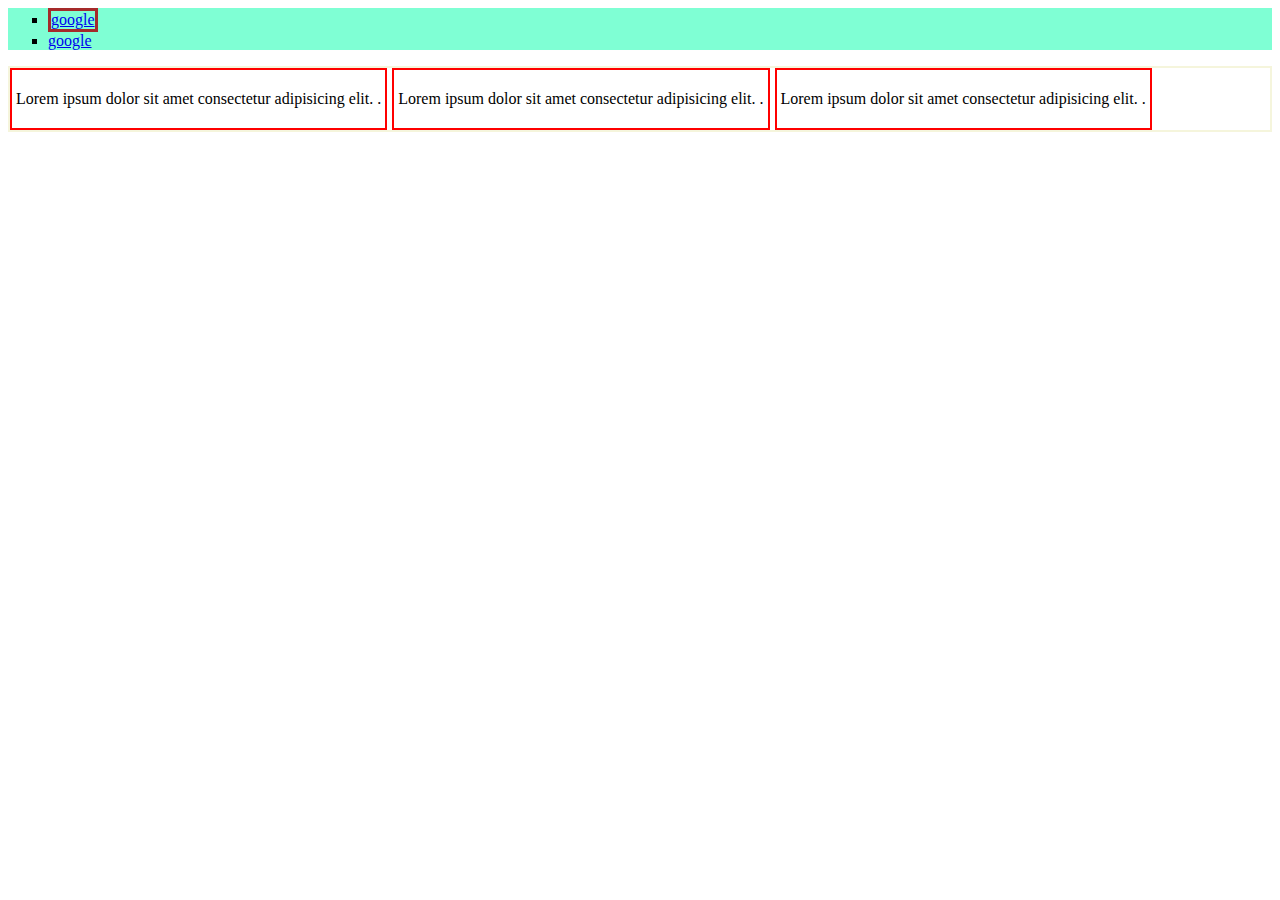
<file: csspractices.html>
<html>
    <head>
<style>
    .container{
         background-color: aquamarine;
        list-style-type: square;
        display: flex;
        flex-direction: column;
        align-items: flex-start;
    }
   .sam{
    border: 3px solid brown;
   }
    .divcontainer{
        display: flex;
        border: 2px solid beige;
        gap: 5px;

    }
    .div1{
        border:2px solid red;
        padding:4px;    
        
    }
   
</style>
    </head>
    <body>
        <ul class="container">
             <li class="sam"><a href="https:/www.google.com">google</a></li>
             <li><a href="https/www.google.com">google</a></li>
        </ul>
        <div class="divcontainer">
         <div class="div1">
            <p>Lorem ipsum dolor sit amet consectetur adipisicing elit. .</p>
         </div>
            <div class="div1">
            <p>Lorem ipsum dolor sit amet consectetur adipisicing elit. .</p>
         </div>
            <div class="div1">
            <p>Lorem ipsum dolor sit amet consectetur adipisicing elit. .</p>
         </div>
         </div>
    </body>
</html>
</file>
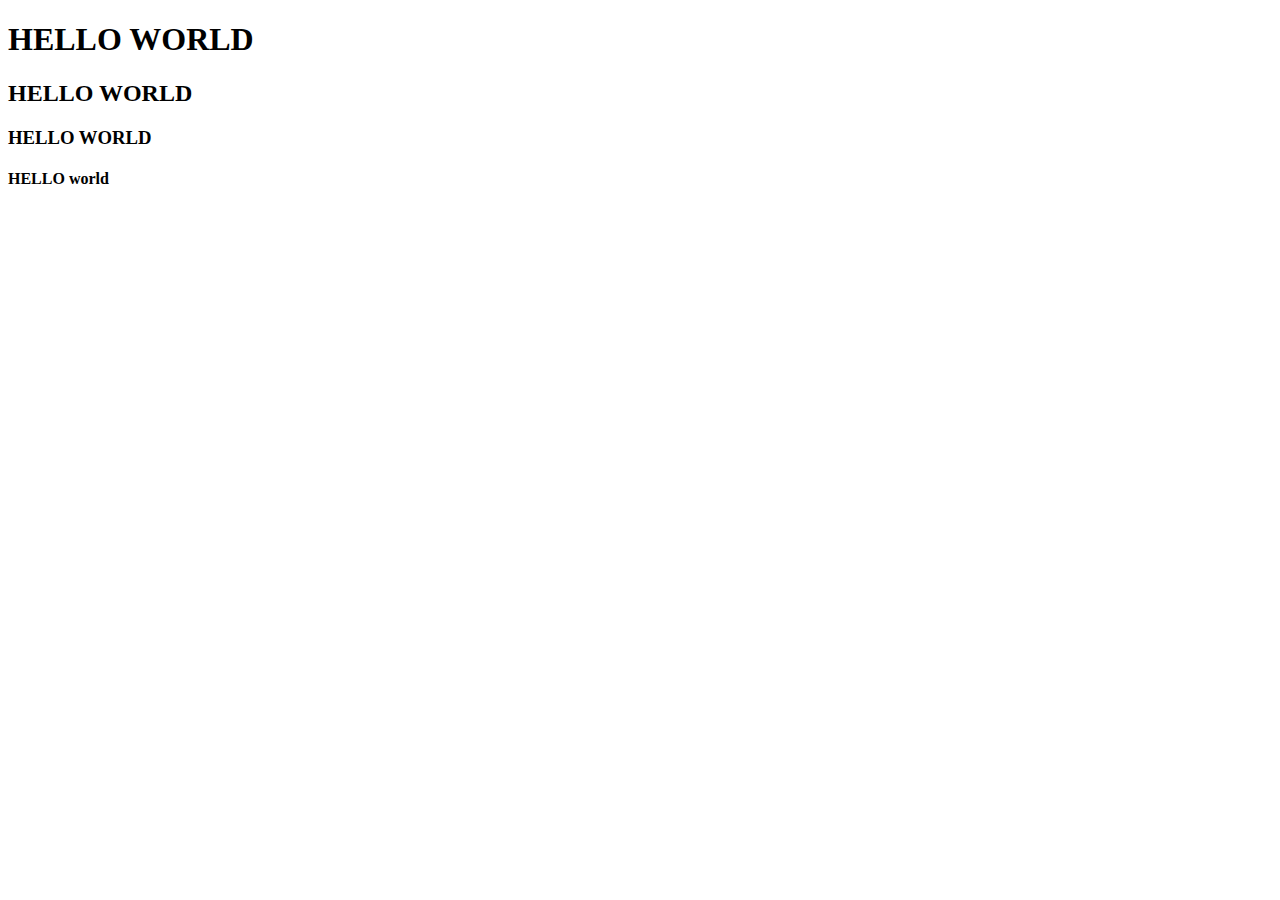
<file: FirstSimpleCode.html>
<!DOCTYPE html>
<html lang="en">
<head>
    <meta charset="UTF-8">
    <meta name="viewport" content="width=device-width, initial-scale=1.0">
    <title>Document</title>
</head>
<body>
    <h1>HELLO WORLD</h1>
    <h2>HELLO WORLD</h2>
    <h3>HELLO WORLD</h3>
    <h4>HELLO world</h4><!--seeing the difference  -->
</body>
</html>
</file>
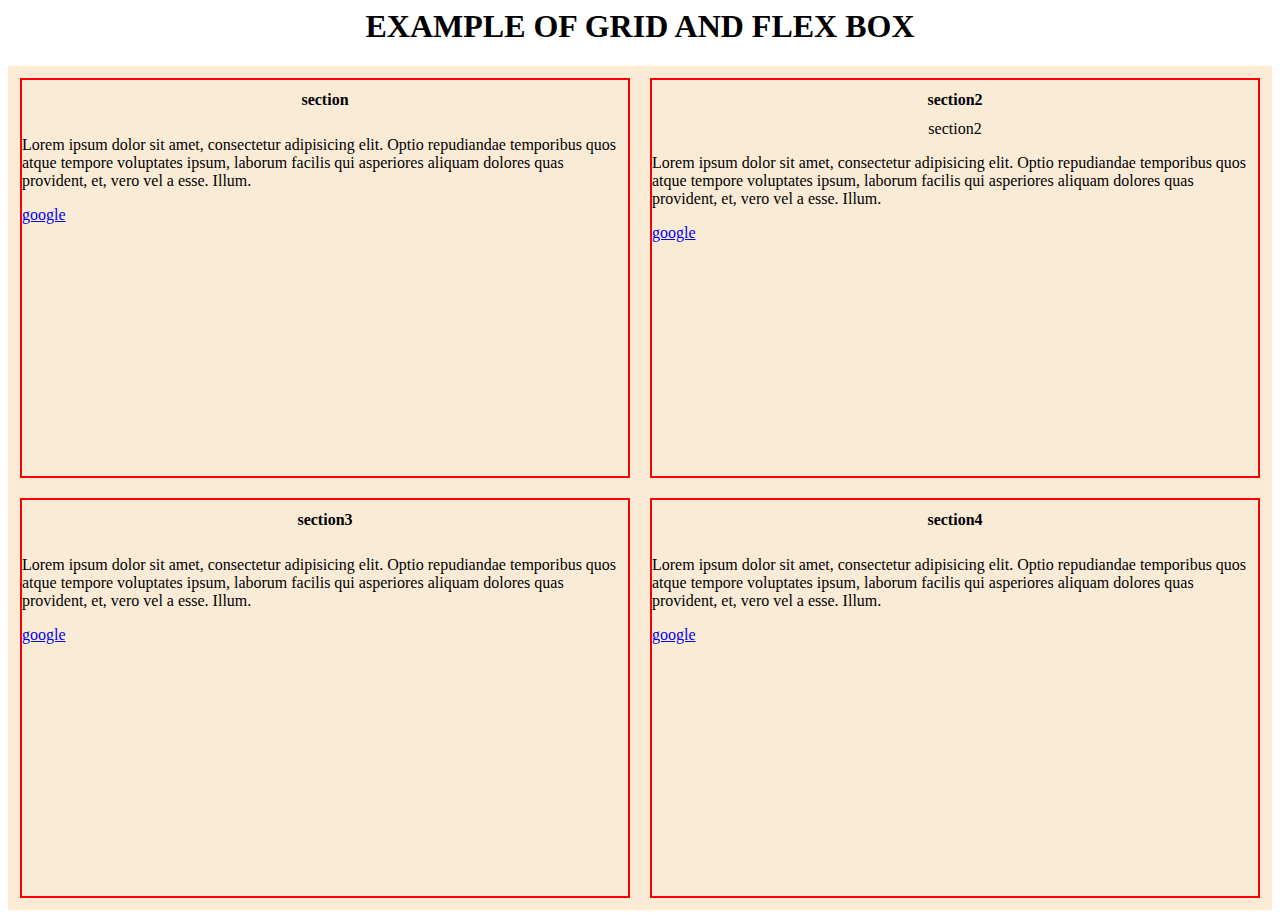
<file: gridflexbox.html>
<html>
    <body>
         <h1 class="topic">EXAMPLE OF GRID AND FLEX BOX</h1>
        <div class="container">
         
            <div class="divinformation">
                <h1>section</h1>
                <div class="inside1">
                    <p>Lorem ipsum dolor sit amet, consectetur adipisicing elit. Optio repudiandae temporibus quos atque tempore voluptates ipsum, laborum facilis qui asperiores aliquam dolores quas provident, et, vero vel a esse. Illum.</p>
                     <a href="https://www.google.com">google</a>
                </div>
            </div>
            <div class="divinformation"><h1>section2</h1>section2
                <div class="inside1">
                    <p>Lorem ipsum dolor sit amet, consectetur adipisicing elit. Optio repudiandae temporibus quos atque tempore voluptates ipsum, laborum facilis qui asperiores aliquam dolores quas provident, et, vero vel a esse. Illum.</p>
                     <a href="https://www.google.com">google</a>
                </div>
            </div>
            <div class="divinformation">
                <h1>section3</h1>
                 <div class="inside1">
                    <p>Lorem ipsum dolor sit amet, consectetur adipisicing elit. Optio repudiandae temporibus quos atque tempore voluptates ipsum, laborum facilis qui asperiores aliquam dolores quas provident, et, vero vel a esse. Illum.</p>
                     <a href="https://www.google.com">google</a>
                </div>
            </div>
            <div class="divinformation"><h1>section4</h1>
             <div class="inside1">
                    <p>Lorem ipsum dolor sit amet, consectetur adipisicing elit. Optio repudiandae temporibus quos atque tempore voluptates ipsum, laborum facilis qui asperiores aliquam dolores quas provident, et, vero vel a esse. Illum.</p>
                     <a href="https://www.google.com">google</a>
                </div></div>
            
        </div>
        <style>
            .container{
                display: grid;
                grid-template-columns: 1fr 1fr;
                grid-template-rows: 400px 400px;
                gap:20px;
                padding:10px;
                border:2px solid blanchedalmond;
                background-color: antiquewhite;
            }
            .divinformation{
                display: flex;
                border: 2px solid red;
                flex-direction: column;
                align-items: center;
            }
            .divinformation h1,.inside1{
                font-size: medium;
                font-family: Georgia, 'Times New Roman', Times, serif;

            }
               
            
         .topic{
            text-align: center;
             }
        </style>
    </body>
</html>
</file>
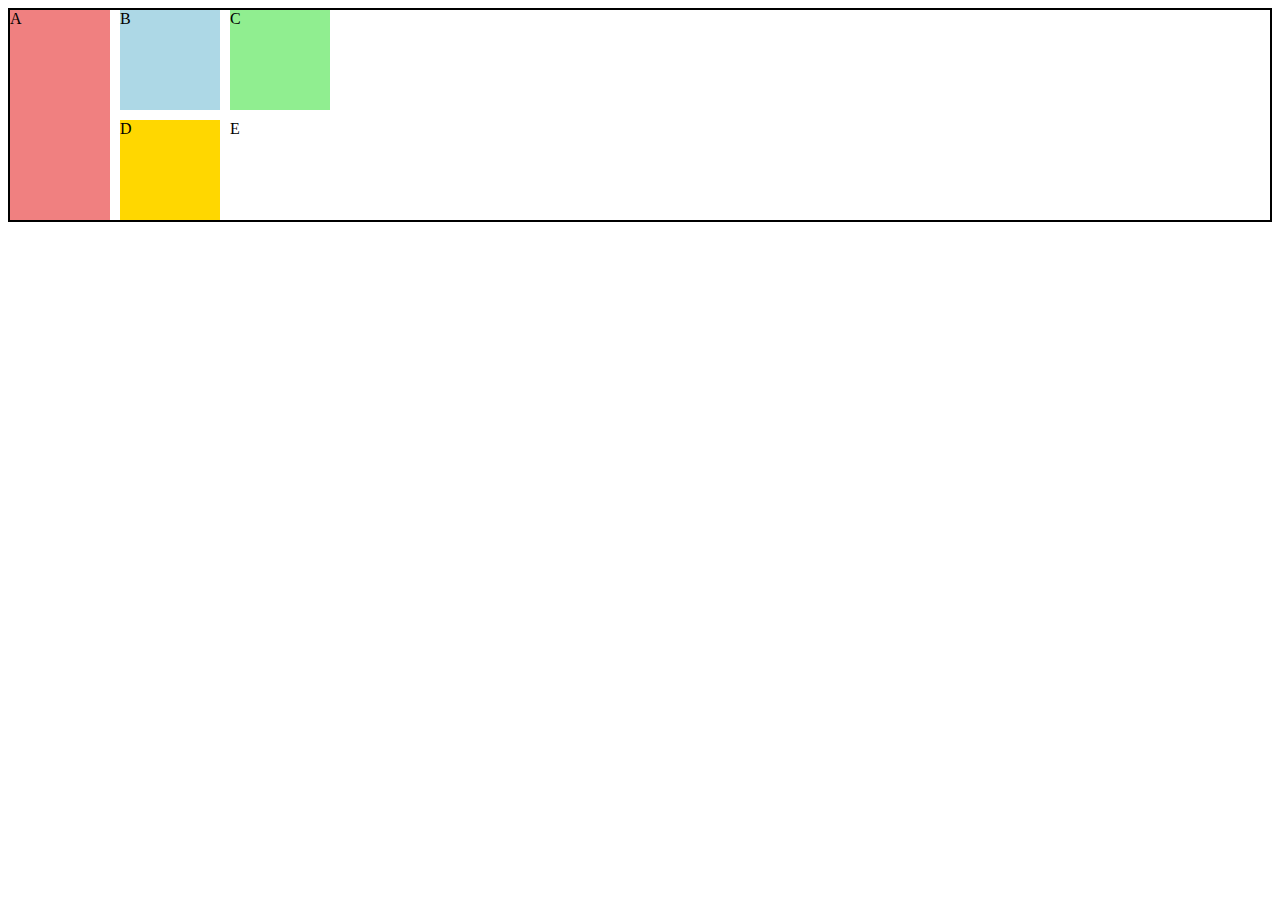
<file: gridhtml.html>
<html>
    <body>
        <div class="container">
  <div class="item a">A</div>
  <div class="item b">B</div>
  <div class="item c">C</div>
  <div class="item d">D</div>
  <div class="item E">E</div>
</div>

<style>
.container {
  display: grid;
  grid-template-columns: repeat(3, 100px);
  grid-auto-rows: 100px;
  gap: 10px;
  border: 2px solid black;
}

/* One item is tall */
.item.a { background: lightcoral; grid-row: span 2; }
.item.b { background: lightblue; }
.item.c { background: lightgreen; }
.item.d { background: gold; }
</style>
    </body>
</html>
</file>
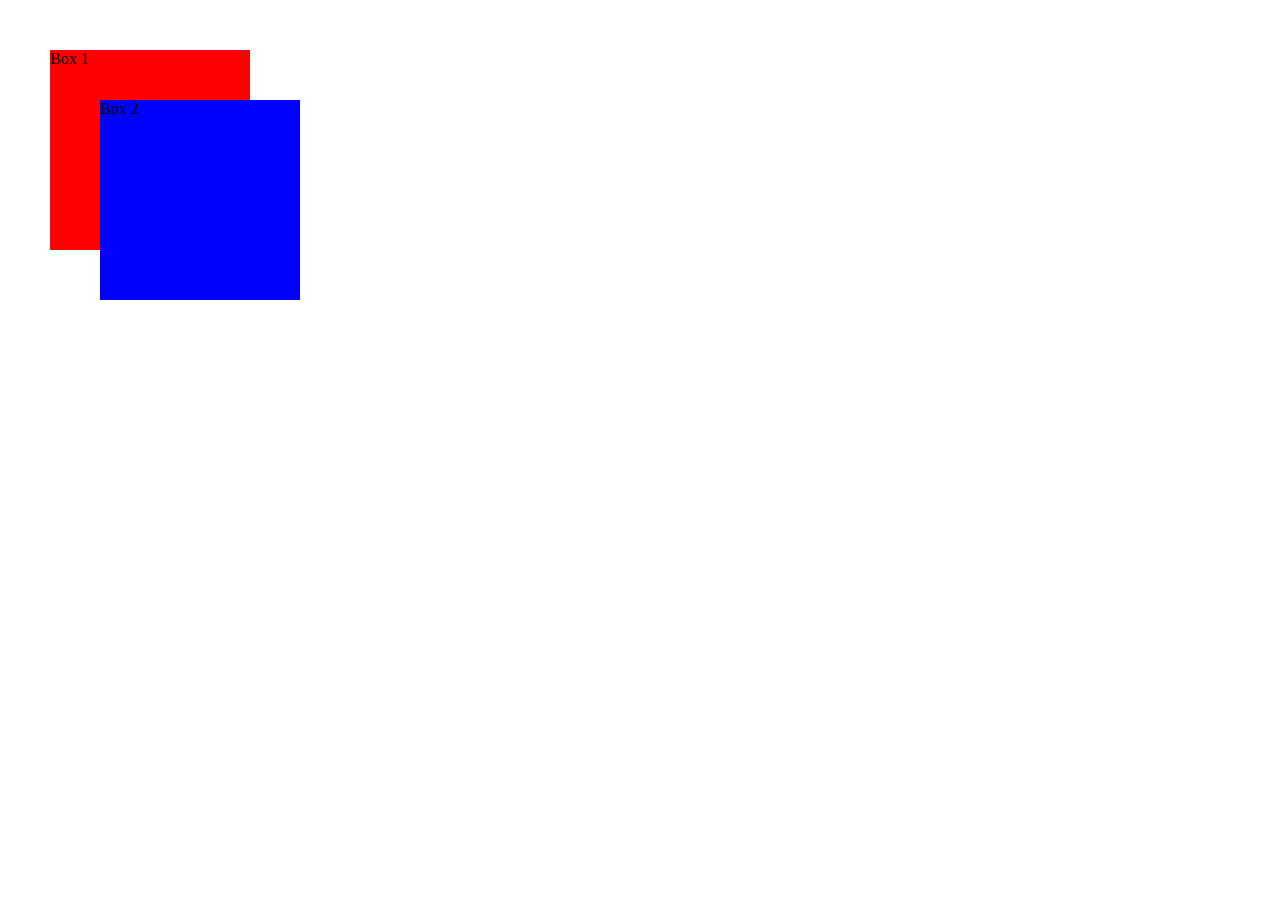
<file: percentage.html>
<html>
    <body>
       
       <div class="box1">Box 1</div>
<div class="box2">Box 2</div>
<style>
   .box1 {
    width: 200px;
    height: 200px;
    background: red;
    position: absolute;
    top: 50px;
    left: 50px;
    z-index: 1; /* lower */
}

  .box2 {
    width: 200px;
    height: 200px;
    background: blue;
    position: absolute;
    top: 100px;
    left: 100px;
    z-index: 2; /* higher */
}
     </style>
    </body>
</html>
</file>
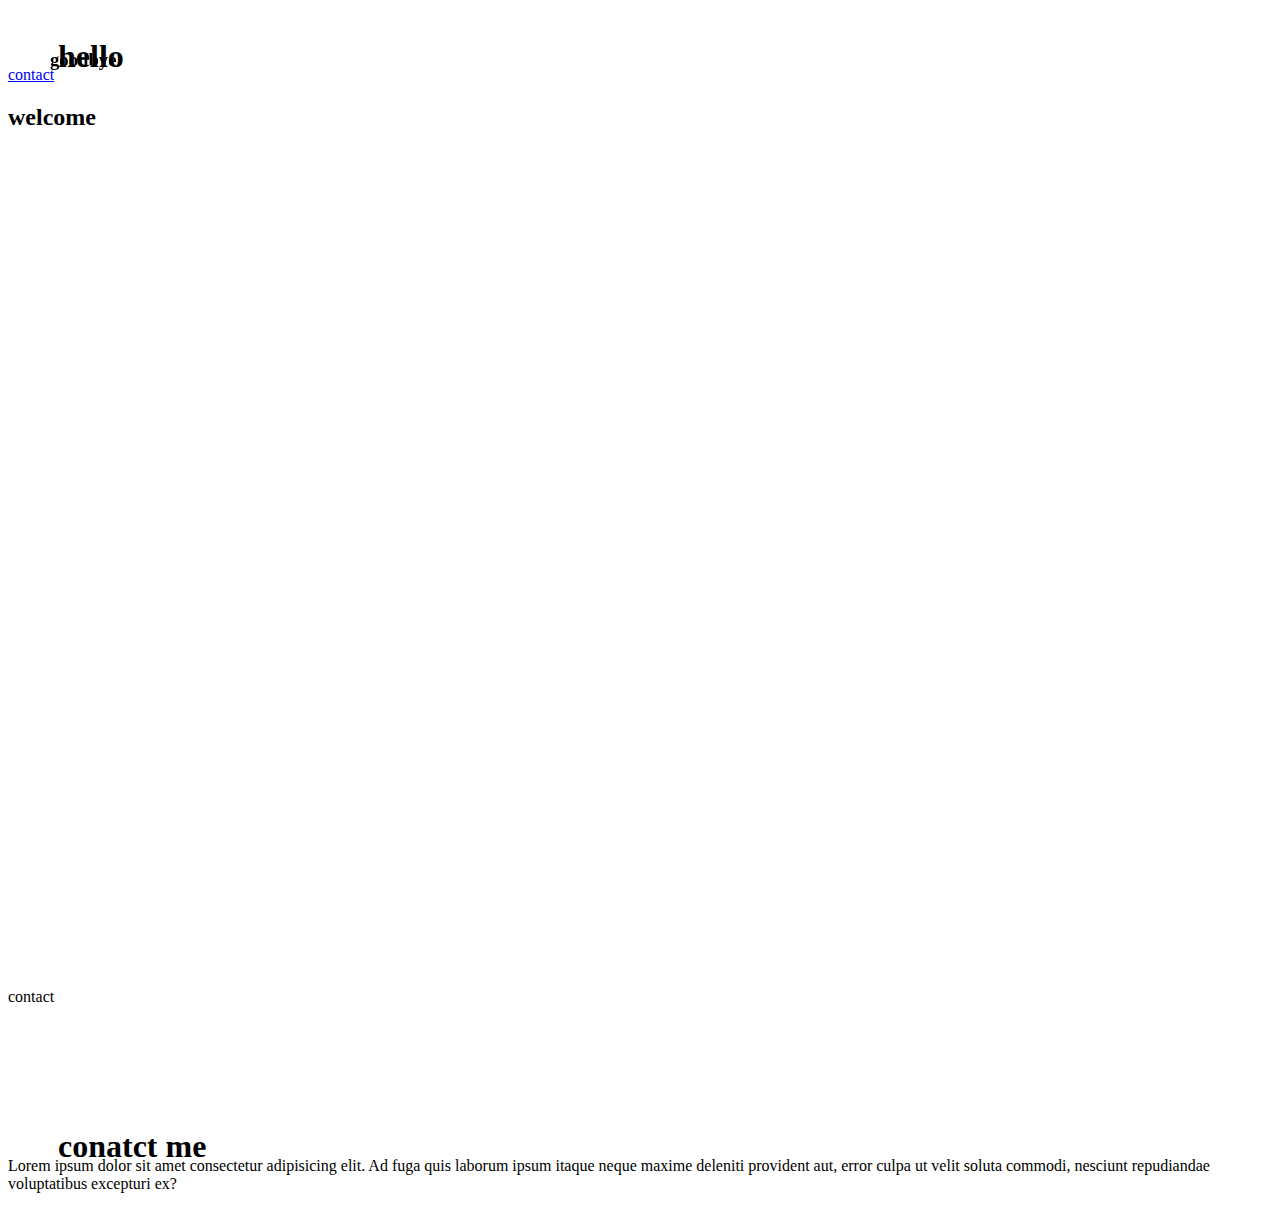
<file: positioncss.html>
<html>
    <head>
        <style>
            h1{
                position:relative;
                top:30px;
                left:50px;
            }
             h3{
                position:fixed;
                top:30px;
                left:50px;
            }
            
        </style>
    </head>
    <body>
        <h1>hello</h1>
        <nav>
            <a href="#contact">contact</a>
        </nav>
        <main style="height: 100%;">
        <h2>welcome</h2>
       
    </main>
        <h3>goodbye</h3>
        <footer style="height: 10%;">contact</footer>
        <section id="contact">
            <h1>conatct me</h1>
            <p>Lorem ipsum dolor sit amet consectetur adipisicing elit. Ad fuga quis laborum ipsum itaque neque maxime deleniti provident aut, error culpa ut velit soluta commodi, nesciunt repudiandae voluptatibus excepturi ex?</p>
        </section>
    </body>
</html>
</file>
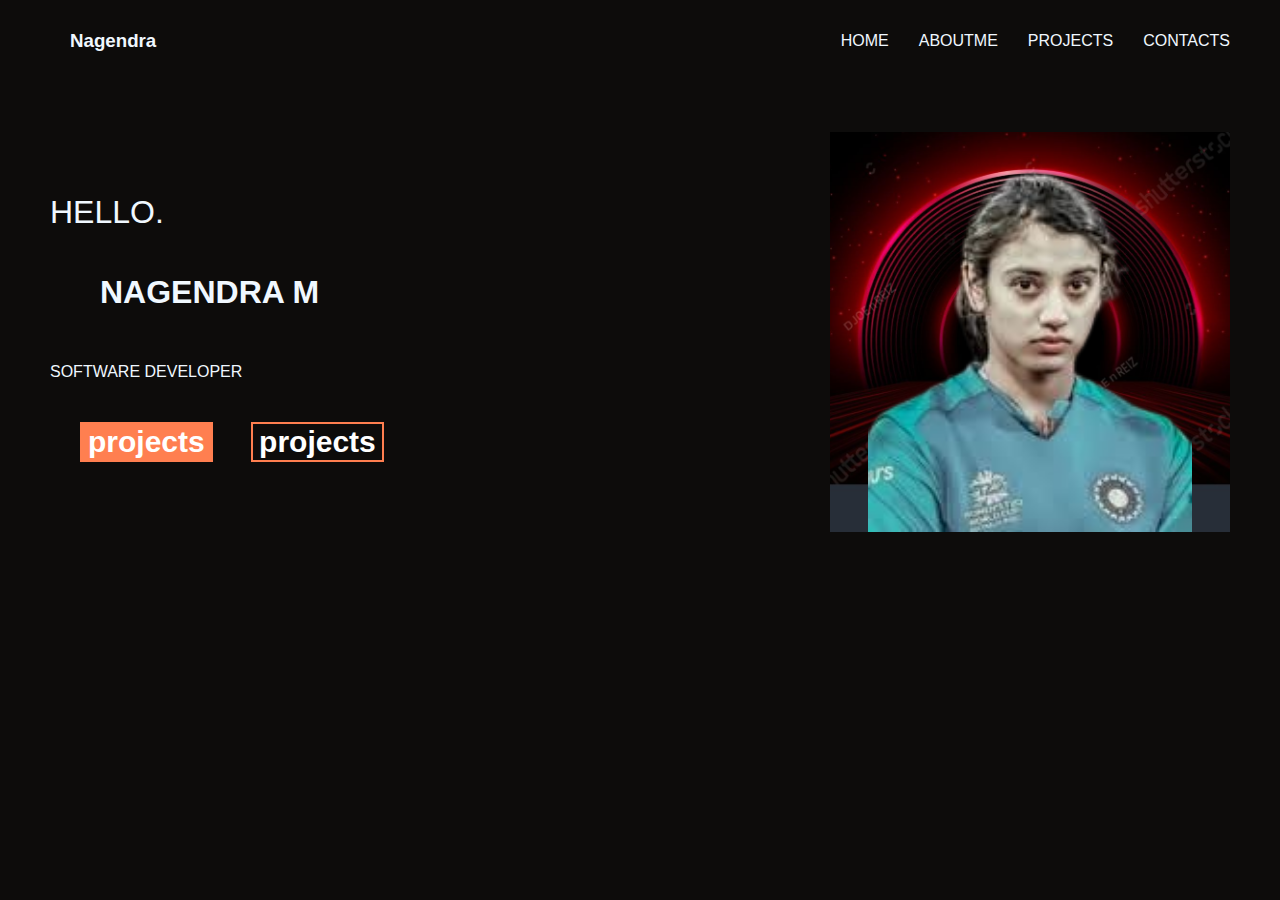
<file: pportfolio2.html>
<html>
<head>
    <title>Portfolio</title>
    <style>
        html, body {
            background-color: rgb(13, 12, 11);
            color: aliceblue;
            margin: 0;
            padding: 0;
            font-family: Arial, sans-serif;
        }

        /* Header */
        #mainheader {
            display: flex;
            align-items: center;
            padding: 10px 50px;
        }

        .name h3 {
            margin: 0;
            padding:20px
        }

        .navigation-bar {
            display: flex;
            align-items: center;
            gap: 30px;
            margin-left: auto; /* push nav to right */
        }

        /* Main Section */
        #mainbody {
            display: flex;
            align-items: center;
            padding: 50px;
        }

        .information {
            display: flex;
            flex-direction: column;
            flex:1;
            line-height: 70px;
           
            
        }

        .information div:first-child {
            font-size: 32px;
            margin-bottom: 10px;
            
        }

        .information div:nth-child(2) {
            font-size: 32px;
            font-weight: bold;
            margin-bottom: 10px;
             margin-left: 50px;
             
        }

        .information div:last-child {
            
            font-size: 30px;
            font-weight: bold;
            margin-bottom: 10px;
            
        }

        /* Photo Section */
        .photo {
            position: relative; /* container for layering */
            width: 400px;       /* adjust container size */
            height: 400px;
            margin-left:30%;
           
        }

        .backgroundimage {
            position: absolute;
            top: 0;
            left: 0;
            width: 100%;
            height: 100%;
            object-fit: cover;
            z-index: 1;
        }

        .forword {
            position: absolute;
            top: 0;
            left: 0;
            width: 100%;
            height: 100%;
            object-fit: contain; /* preserve aspect ratio */
            z-index: 2;          /* on top of background */
        }

        .button{
            height: 40px;
           font-size: 30px;
            font-weight: bold;
            margin-left: 30px; 
            color: white;
            background-color: coral;
            border: 2px  solid coral ;
        }
        .button1{
            height: 40px;
           font-size: 30px;
            font-weight: bold;
            margin-left: 30px; 
            color: white;
            background-color:  rgb(13, 12, 11);
            border: 2px  solid coral ;
        }
    </style>
</head>
<body>
    <header id="mainheader">
        <div class="name">
            <h3>Nagendra</h3>
        </div>
        <div class="navigation-bar">
            <div class="home">HOME</div>
            <div class="div1">ABOUTME</div>
            <div class="div2">PROJECTS</div>
            <div class="div3">CONTACTS</div>
        </div>
    </header>

    <main id="mainbody">
        <div class="information">
            <div>HELLO.</div>
            <div>NAGENDRA M</div>
            <div>SOFTWARE DEVELOPER</div>
         <div class="buttons">
            <input class="button" type="button" value="projects">
            <input class="button1" type="button" value="projects">
         </div>
        </div>

        <div class="photo">
            <img class="backgroundimage" src="Pictures/backgroundimageforprotfolio.jpg">
            <img class="forword" src="Pictures/smirithi-removebg-preview.png">
        </div>

    </main>
</body>
</html>
</file>
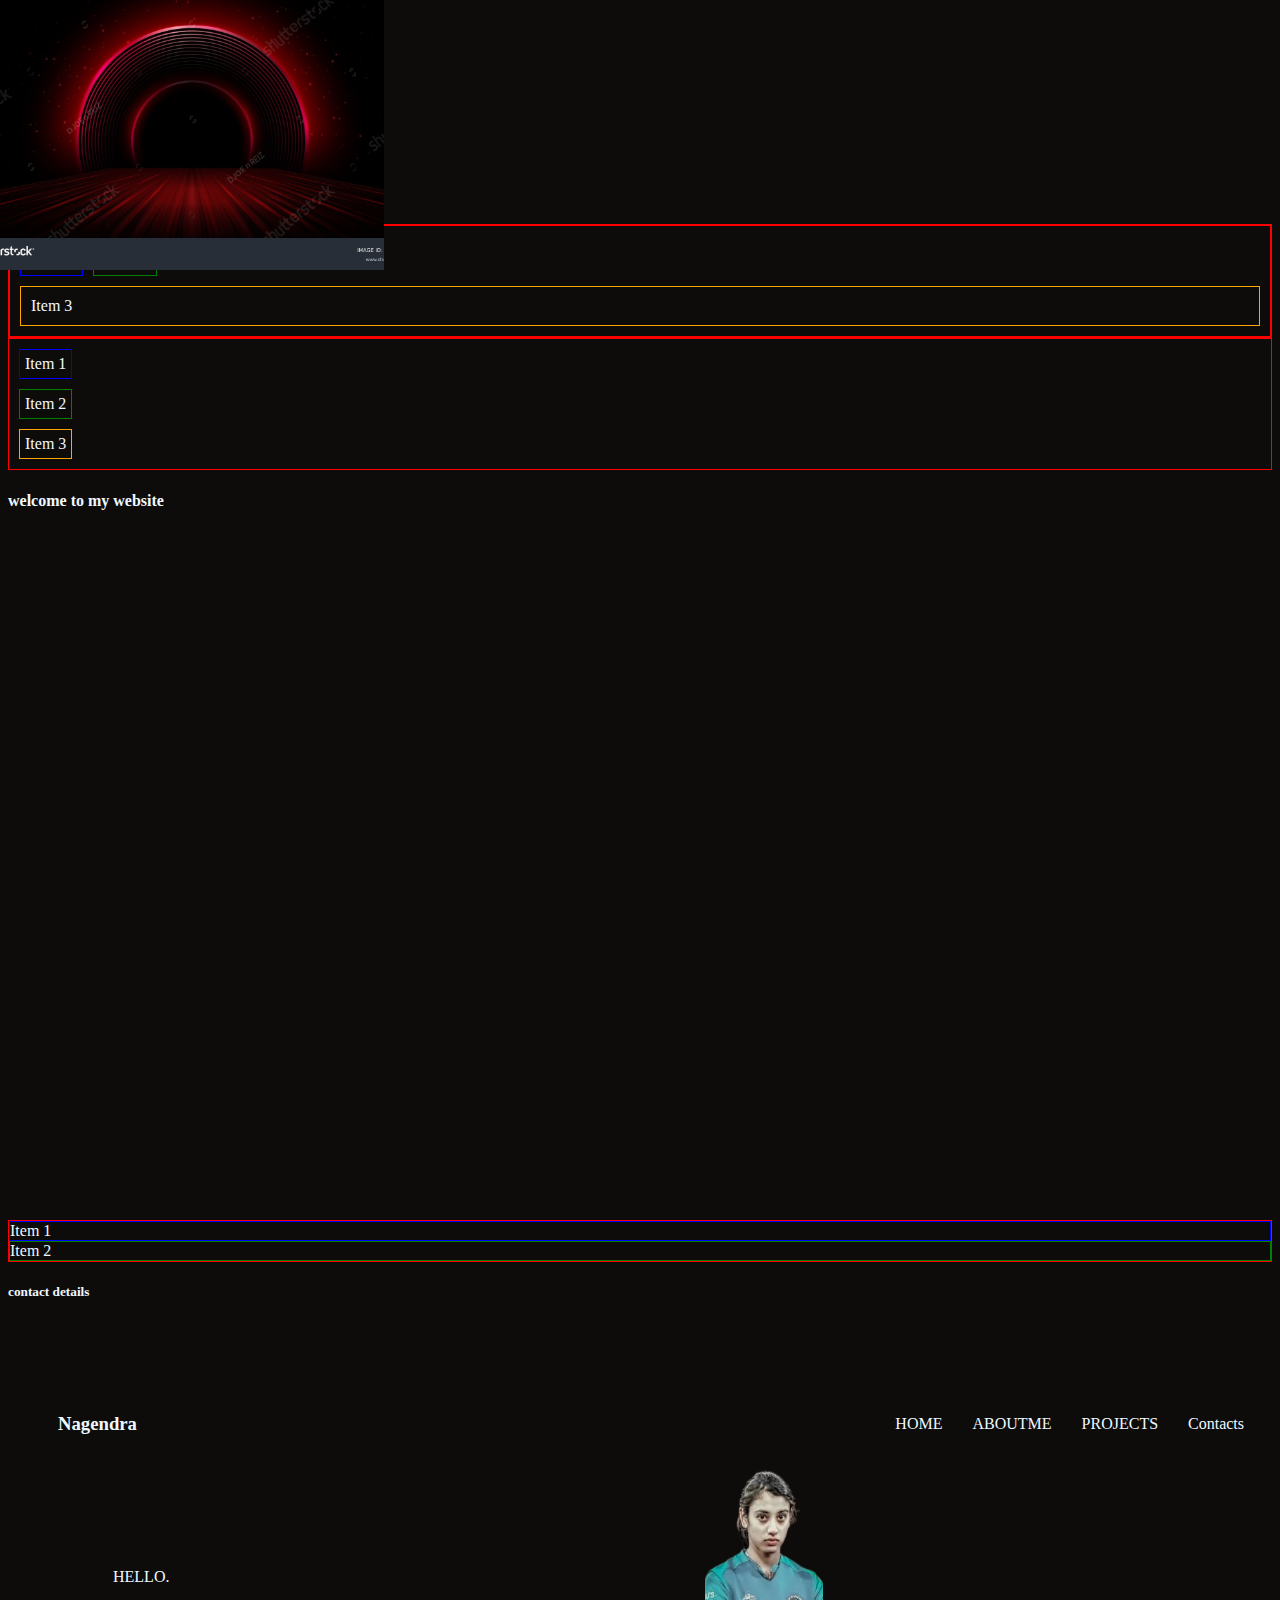
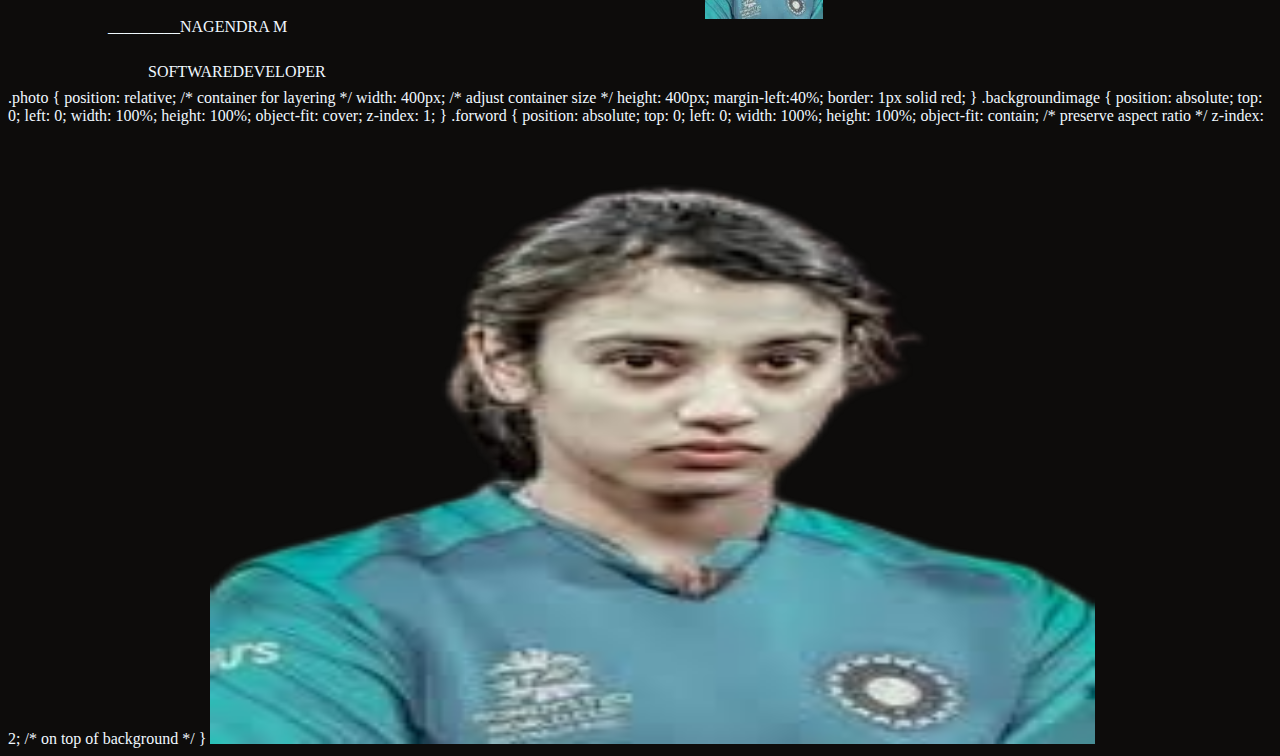
<file: pratices.html>
<html>
    <head>
    <title>pratices</title>
    </head>
    <body>
      <head>
        <h1 style="height:20%;">MY WEBSITE</h1>
      </head>
      <nav style="display:inline-flex;flex-direction:row;background-color: beige;gap: 20px;">
        <a href="#About">about</a>
        <a href="#About">about</a>
        <a href="#About">about</a>
      </nav>
      <main>
        <div style="display: flex; flex-direction: column; border: 2px solid red; padding: 10px;">
  
  <!-- Row for Item 1 and Item 2 -->
  <div style="display: flex; gap: 10px;">
    <div style="border: 1px solid blue; padding: 10px;">Item 1</div>
    <div style="border: 1px solid green; padding: 10px;">Item 2</div>
  </div>
  
  <!-- Item 3 below -->
  <div style="border: 1px solid orange; padding: 10px; margin-top: 10px;">
    Item 3
  </div>

</div>


<div style="display: flex; flex-direction: column; gap: 10px; align-items: flex-start; border: 1px solid red; padding: 10px;">
  <div style="border: 1px solid blue; padding: 5px;">Item 1</div>
  <div style="border: 1px solid green; padding: 5px;">Item 2</div>
  <div style="border: 1px solid orange; padding: 5px;">Item 3</div>
</div>

        <h4 style="height:80%" >welcome to my website</h4>
        <div style="display: flex; border: 1px solid red;;flex-direction: column;">
  <div style="border: 1px solid blue;display:inline">Item 1</div>
  <div style="border: 1px solid green;">Item 2</div>
</div>
      </main>
      <footer>
        <h5 style="height: 10%;">contact details</h5>
      </footer>
    </body>
</html>





<html>
    <head>
        <title>portfolio</title>
        <style>
            html,body{
                background-color: rgb(13, 12, 11);
                color: aliceblue;
            }
            #mainheader{
                display: flex;
            }
            .name{
                margin-left:50px
            }
            .navigation-bar{
                display:flex;
                align-items: center;  
                justify-content: space-between;
                gap:30px;
                margin-left: 60%;
            }
            #mainbody{
                display: flex;
                
            }
            .information{
                display: flex;
                flex-direction: column;
               line-height:35px;
               margin-left: 100px;
               
            }
            .information div:first-child{

                color: aliceblue;
               padding:5px;
               margin-top: 100px;
               
            }
               .information div:nth-child(2){
                color: aliceblue;
                margin-top: 10px;
               }

                .information div:last-child{
                color: aliceblue;
                margin-top: 10px;
                margin-left: 40px ;
               }
            .photo{
              display: flex;
                margin-left: 30%;
            }
           .forword{
              position: relative; /* container for layering */
              width: 70%;       /* adjust as needed */
              height:70%;      /* adjust as needed */
                 }

         .backgroundimage {
          position: absolute;
           top: 0;
           left: 0;
           width: 30%;
           height: 30%;
           object-fit: cover;  /* makes sure background fills the div */
           z-index: 1;         /* lower layer */
     }

          
        </style>
    </head>
    <body>
        <header id="mainheader">
            <div class="name">
                <h3>Nagendra</h3>
            </div>
            <div class="navigation-bar">
            <div class="home">HOME</div>
            <div class="div1">ABOUTME</div>
            <div class="div2">PROJECTS</div>
            <div class="div3">Contacts</div>
            </div>
        </header>
        <main id="mainbody">
            <div class="information">
                <div>HELLO.</div>
                <div>_________NAGENDRA M</div>
                <div>SOFTWAREDEVELOPER</div>
            </div>
            <div class="photo">
                <img  class="forword"src="Pictures/smirithi-removebg-preview.png">
                <img  class="backgroundimage" src="Pictures/backgroundimageforprotfolio.jpg">
            </div>
        </main>
    </body>
</html>




  .photo {
            position: relative; /* container for layering */
            width: 400px;       /* adjust container size */
            height: 400px;
            margin-left:40%;
            border: 1px solid red;
        }

        .backgroundimage {
            position: absolute;
            top: 0;
            left: 0;
            width: 100%;
            height: 100%;
            object-fit: cover;
            z-index: 1;
        }

        .forword {
            position: absolute;
            top: 0;
            left: 0;
            width: 100%;
            height: 100%;
            object-fit: contain; /* preserve aspect ratio */
            z-index: 2;          /* on top of background */
        }


<img class="backgroundimage" src="Pictures/backgroundimageforprotfolio.jpg">
            <img class="forword" src="Pictures/smirithi-removebg-preview.png">
</file>
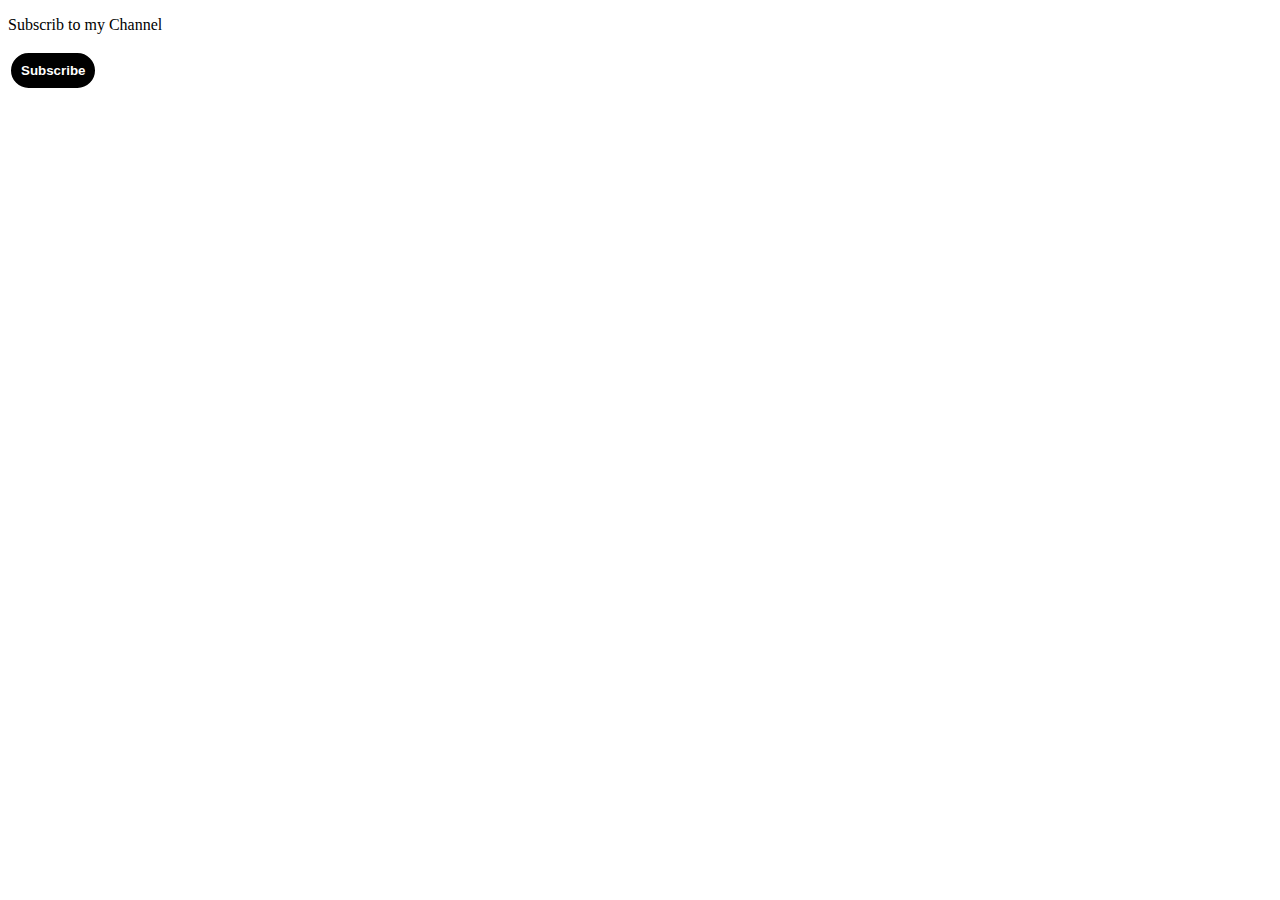
<file: youtubesubscribe.html>
<!DOCTYPE html>
<html lang="en">
<head>
    <meta charset="UTF-8">
    <meta name="viewport" content="width=device-width, initial-scale=1.0">
    <title>Document</title>
    <style>
        .js_button{
            background-color: black;
            color:white;
            font-weight:bold;
            padding:10px;
            border-radius: 30px;
            border: solid ;
            cursor: pointer;
         }
         .subscribed{
            background-color: rgb(240, 240, 240);
            color: black;
            border:solid rgb(240,240,240);
         }
    </style>
</head>
<body>

    <p>Subscrib to my Channel</p>
    <button class="js_button" onclick="ChangeValue()">Subscribe</button>
    <script>
        function ChangeValue()
        {
            const button=document.querySelector(".js_button");
            if(button.innerText==="Subscribe")
             {
                 button.innerText="Subscribed";
                 button.classList.add("subscribed");
             }
             else
             {
                button.innerText="Subscribe";
                button.classList.remove("subscribed");
             }
    
        
        }
    </script>
</body>
</html>
</file>
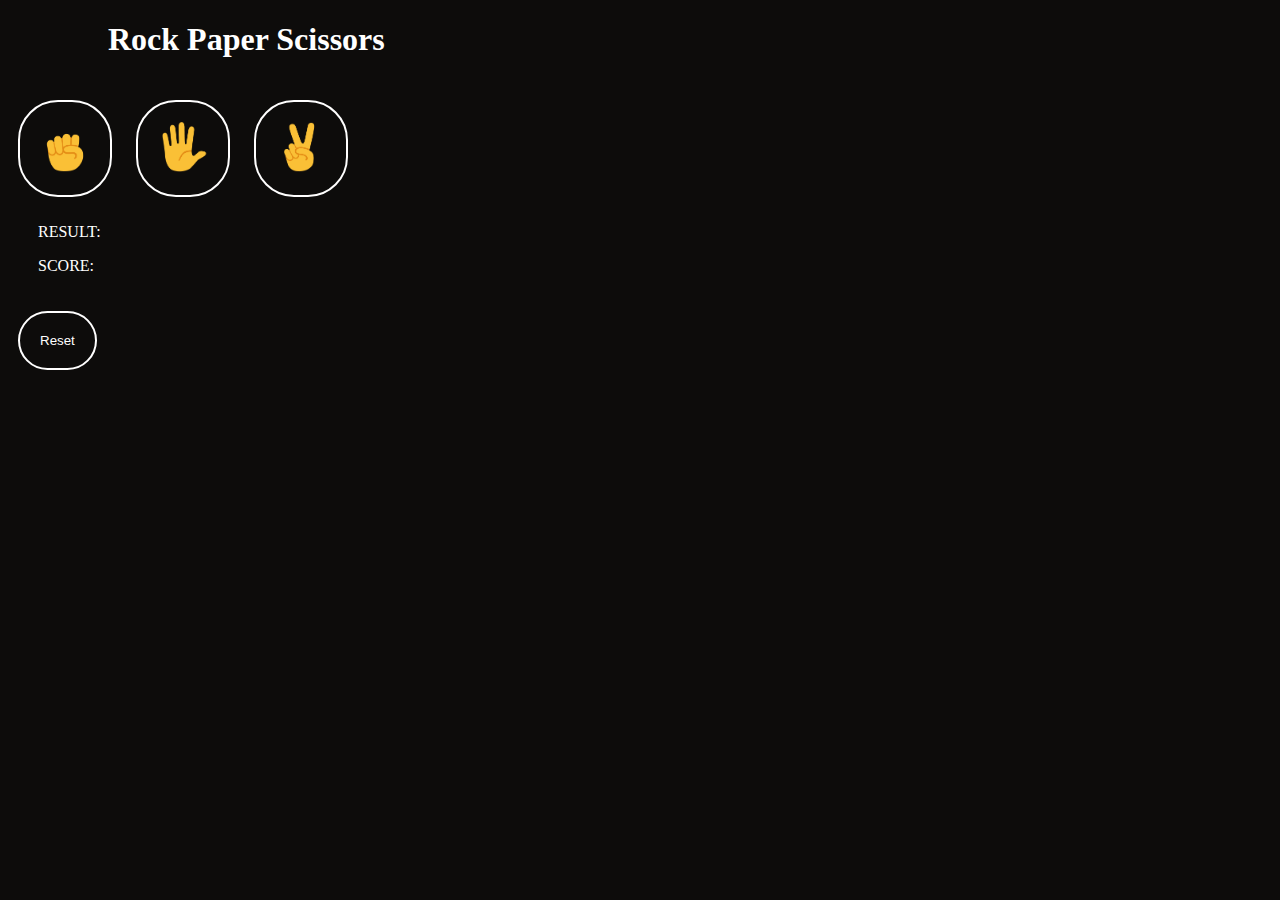
<file: projects/Rock_paper.html>
<!DOCTYPE html>
<html>
   <head>
    <link rel="stylesheet" href="../projects/rockpaperscissor.css">
</head>
    <body>
        <h1>Rock Paper Scissors</h1>
        <button value="rock"><img  class=rock_image src="../RockPaperScissor/rock-emoji.png "></button>
        <button  value="paper"><img  class=rock_image src="../RockPaperScissor/paper-emoji.png "></button>
        <button  value="scissors"><img  class=rock_image src="../RockPaperScissor/scissors-emoji.png "></button>

        <p class="Js_winning">RESULT: </p>
        <p class="Js_score">SCORE: </p>
        <button value="reset" class="reset_button">Reset</button>
        <script rel="javascript" src="scripting.js"> 
        </script>
    </body>
</html>
</file>
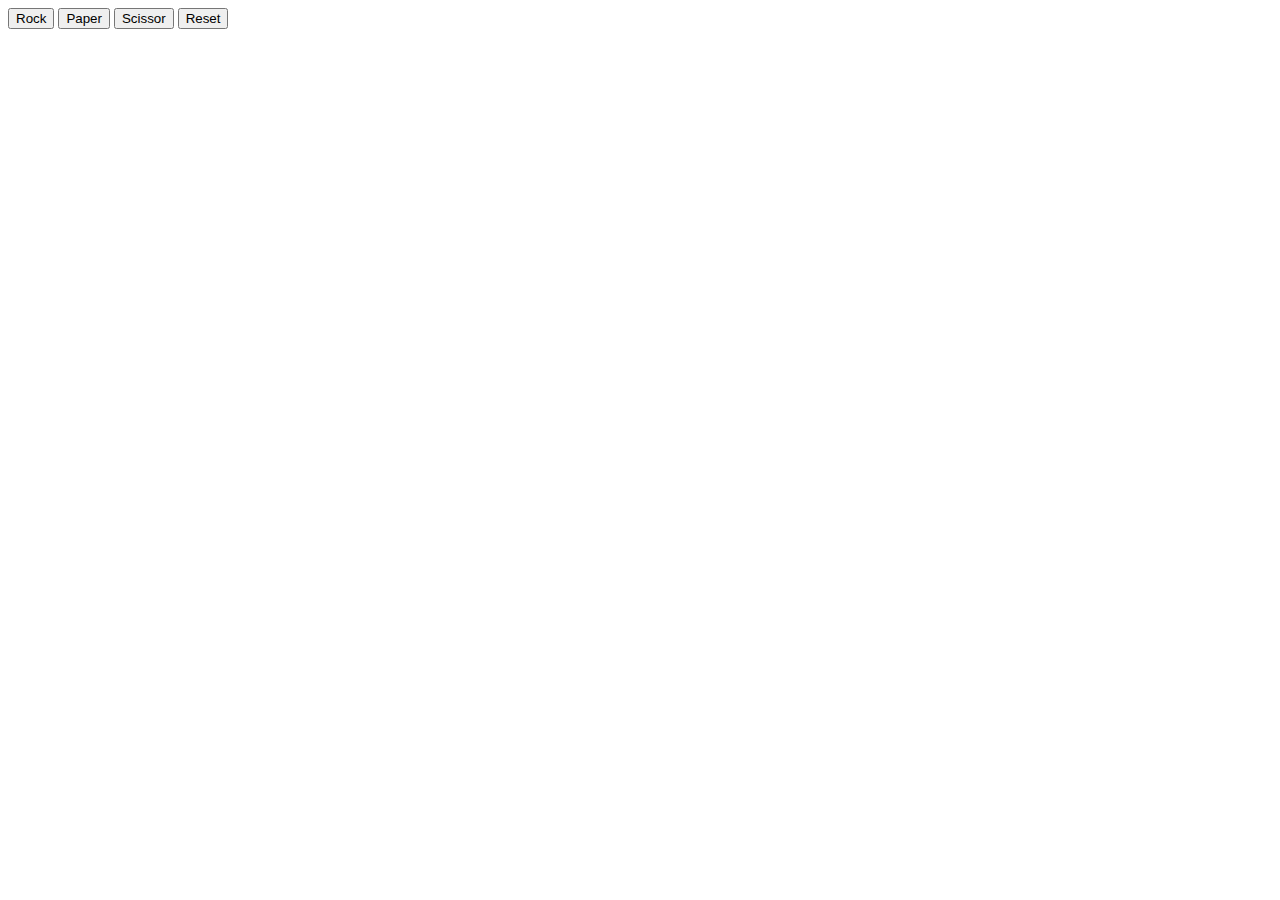
<file: projects/projects/Rock_paper.html>
<!DOCTYPE html>
<html>
    <body>
        <button  value="rock">Rock</button>
        <button  value="paper">Paper</button>
        <button  value="scissor">Scissor</button>
        <button value="reset">Reset</button>
        <script rel="javascript" src="scripting.js"> 
        </script>
    </body>
</html>
</file>
<file: projects/rockpaperscissor.css>
body{
        background-color: rgb(13,12,11);
         color: white;
                }
                button{

                    margin: 10px;
                    border-radius: 40px;
                    background-color: rgb(13,12,11);
                    border:solid  white 2px;
                    padding: 20px;
                    cursor: pointer;
                    margin-top:20px;
                    color:white;
                    
                }
                h1{
                    margin-left:100px
                }
                p{
                    margin-left: 30px;
                }
                .rock_image{
                    height:50px;
                }
</file>
